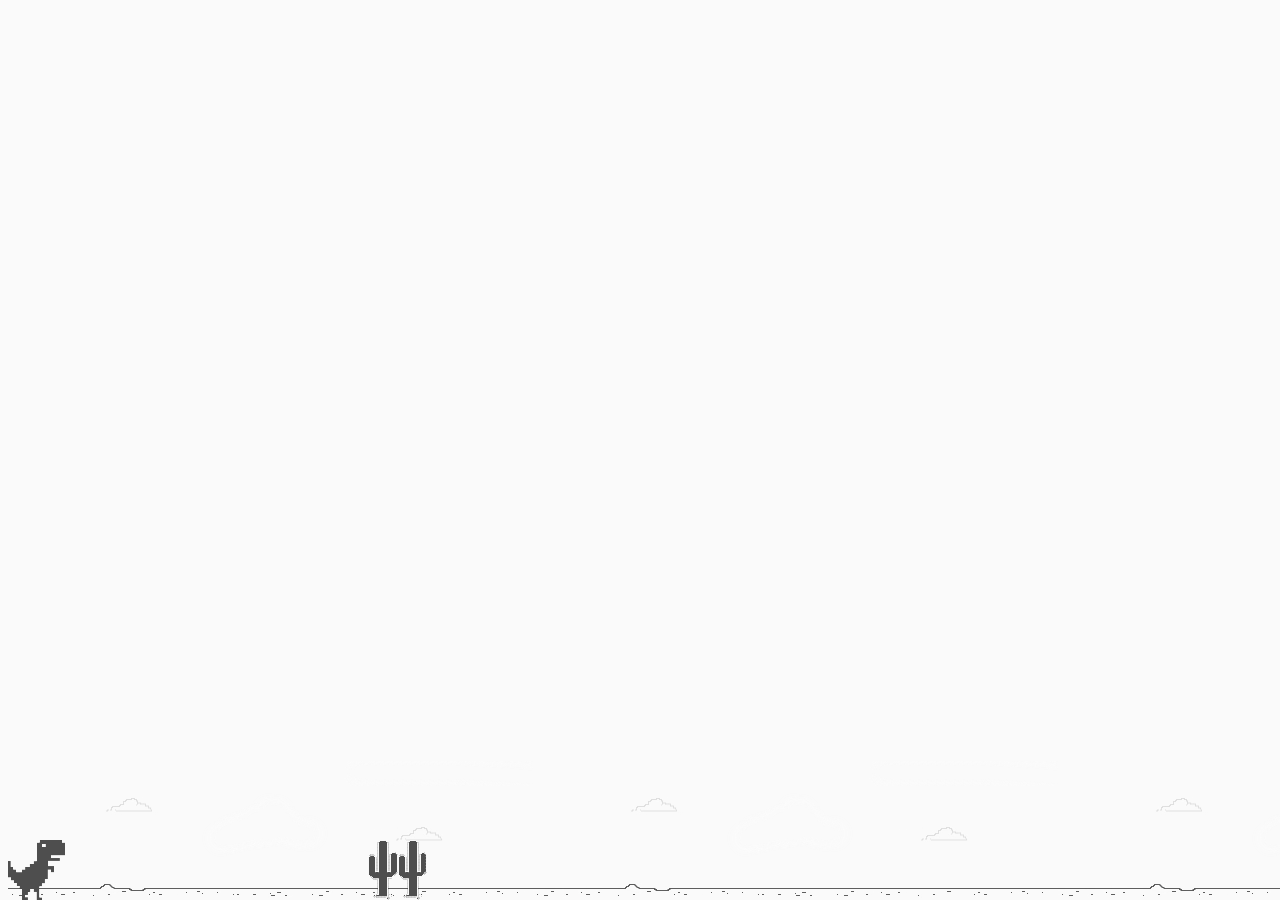
<file: recriando-jogo-dinossauro/dinogame/index.html>
<!DOCTYPE html>
<html lang="en">
<head>
  <meta charset="UTF-8">
  <meta http-equiv="X-UA-Compatible" content="IE=edge">
  <meta name="viewport" content="width=device-width, initial-scale=1.0">
  <title>Dio Dino Game</title>
  <link rel="stylesheet" href="style.css"></link>
  <script src="script.js" charset="UTF-8" defer></script>
</head>
<body>
  <div class="background">
    <div class="dino"></div>
  </div>
</body>
</html>
</file>
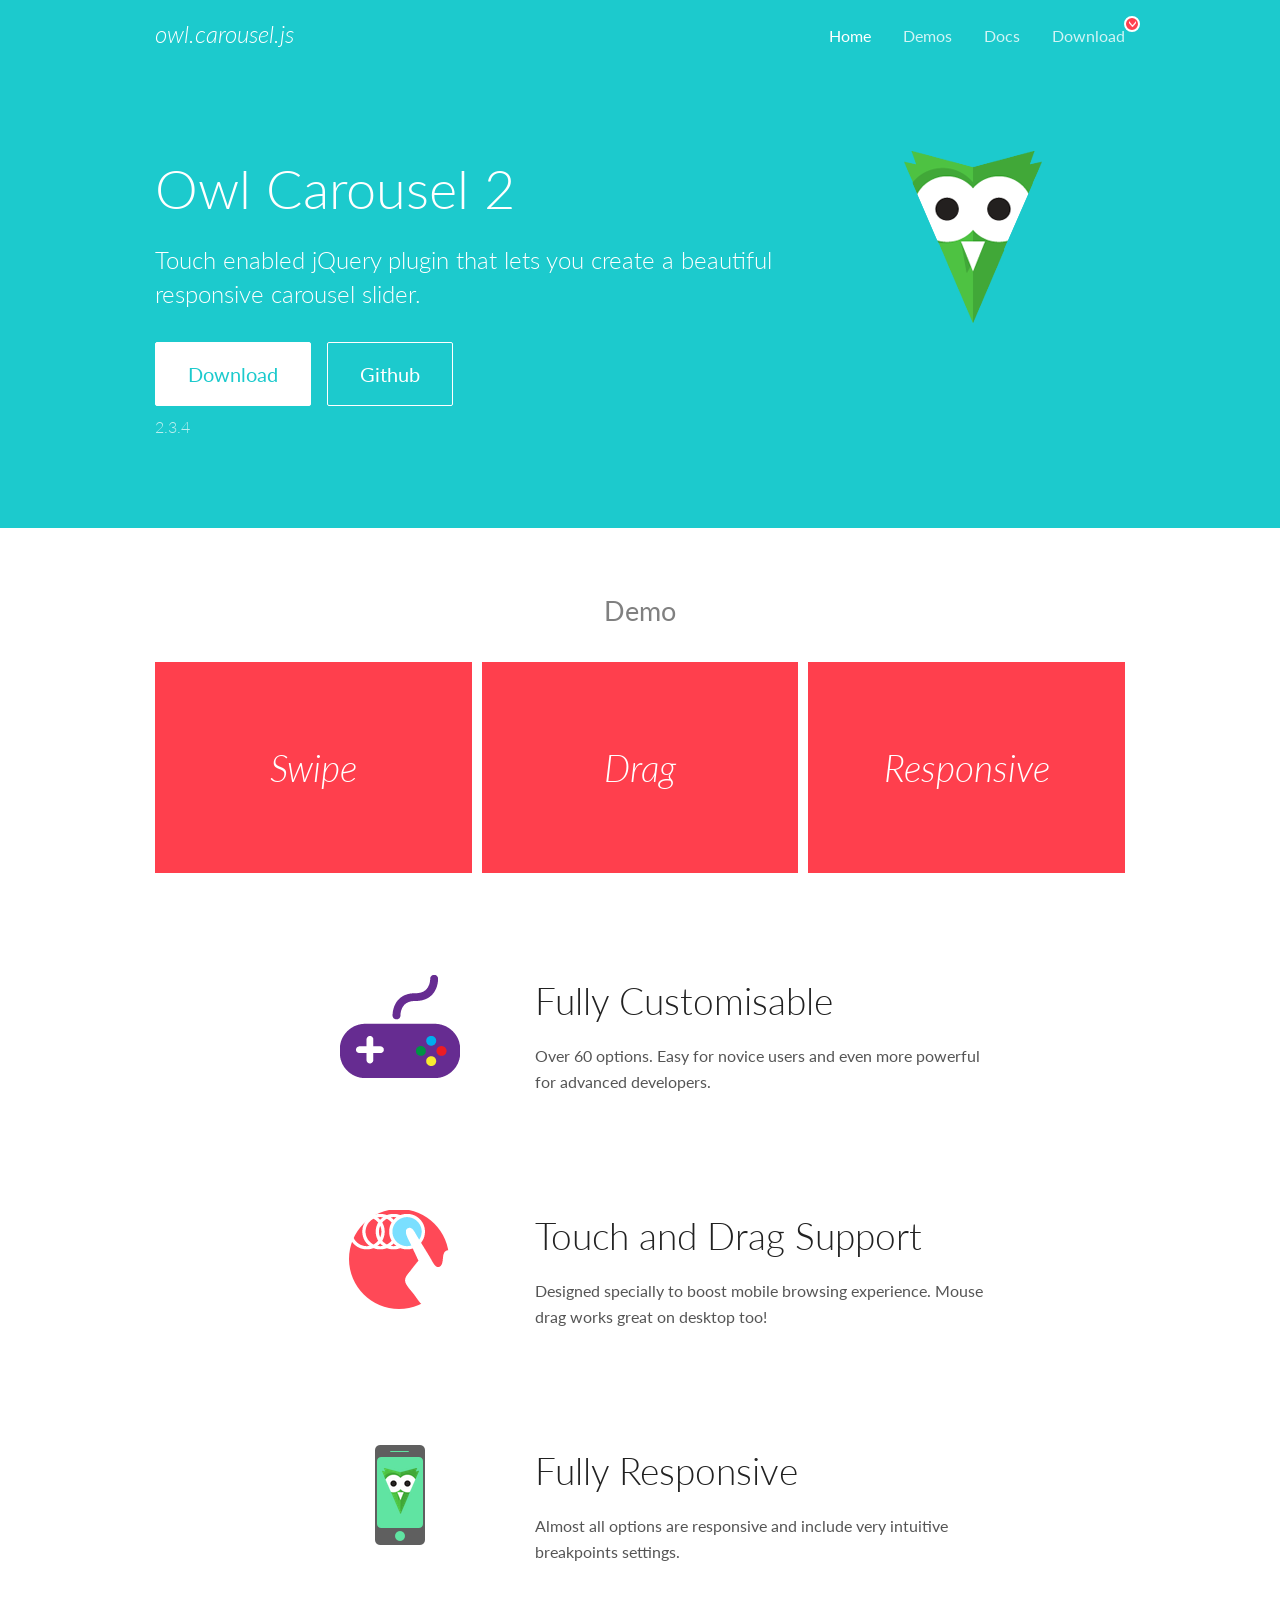
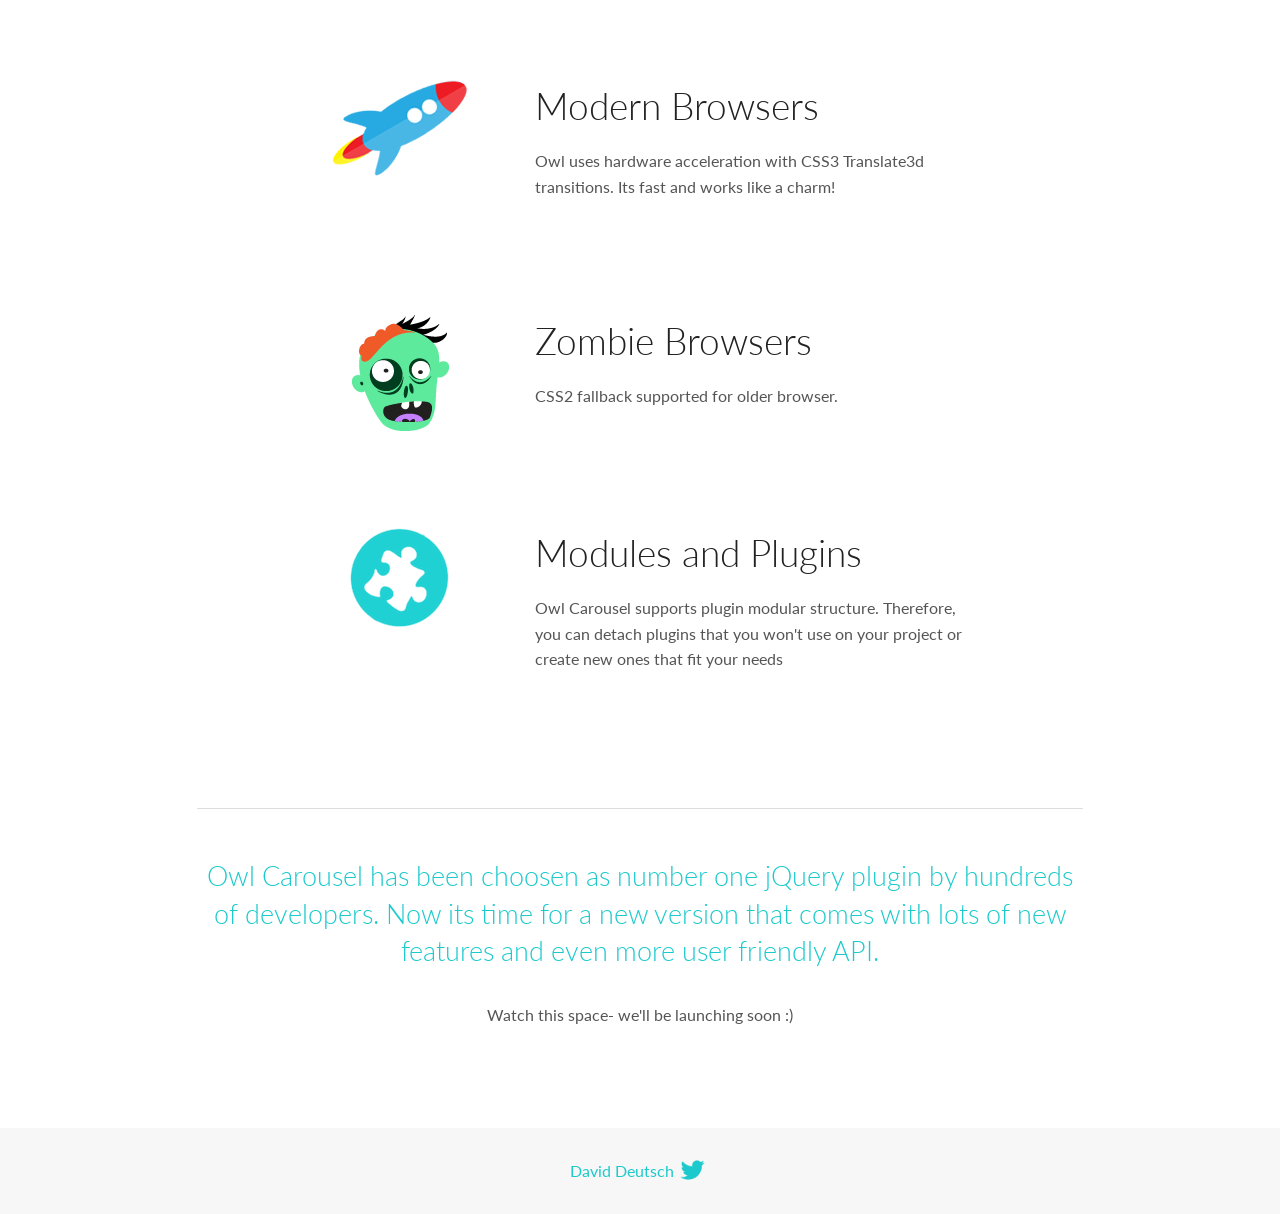
<file: netflix/OwlCarousel2-2.3.4/docs/index.html>
<!DOCTYPE html>
<html lang="en">
  <head>

    <!-- head -->
    <meta charset="utf-8">
    <meta name="msapplication-tap-highlight" content="no" />
    <meta name="viewport" content="width=device-width, initial-scale=1.0" />
    <meta name="description" content="Touch enabled jQuery plugin that lets you create beautiful responsive carousel slider.">
    <meta name="author" content="David Deutsch">
    <title>
      Home | Owl Carousel | 2.3.4
    </title>

    <!-- Stylesheets -->
    <link href='https://fonts.googleapis.com/css?family=Lato:300,400,700,400italic,300italic' rel='stylesheet' type='text/css'>
    <link rel="stylesheet" href="assets/css/docs.theme.min.css">

    <!-- Owl Stylesheets -->
    <link rel="stylesheet" href="assets/owlcarousel/assets/owl.carousel.min.css">
    <link rel="stylesheet" href="assets/owlcarousel/assets/owl.theme.default.min.css">

    <!-- HTML5 shim and Respond.js IE8 support of HTML5 elements and media queries -->

    <!--[if lt IE 9]>
      <script src="https://oss.maxcdn.com/libs/html5shiv/3.7.0/html5shiv.js"></script>
      <script src="https://oss.maxcdn.com/libs/respond.js/1.3.0/respond.min.js"></script>
    <![endif]-->

    <!-- Favicons -->
    <link rel="apple-touch-icon-precomposed" sizes="144x144" href="assets/ico/apple-touch-icon-144-precomposed.png">
    <link rel="shortcut icon" href="assets/ico/favicon.png">
    <link rel="shortcut icon" href="favicon.ico">

    <!-- Yeah i know js should not be in header. Its required for demos.-->

    <!-- javascript -->
    <script src="assets/vendors/jquery.min.js"></script>
    <script src="assets/owlcarousel/owl.carousel.js"></script>
  </head>
  <body>

    <!-- header -->
    <header class="header">
      <div class="row">
        <div class="large-12 columns">
          <div class="brand left">
            <h3>
              <a href="/OwlCarousel2/">owl.carousel.js</a> 
            </h3>
          </div>
          <a id="toggle-nav" class="right">
            <span></span> <span></span> <span></span> 
          </a> 
          <div class="nav-bar">
            <ul class="clearfix">
              <li class="active">
                <a href="/OwlCarousel2/index.html">Home</a> 
              </li>
              <li> <a href="/OwlCarousel2/demos/demos.html">Demos</a>  </li>
              <li> <a href="/OwlCarousel2/docs/started-welcome.html">Docs</a>  </li>
              <li>
                <a href="https://github.com/OwlCarousel2/OwlCarousel2/archive/2.3.4.zip">Download</a> 
                <span class="download"></span> 
              </li>
            </ul>
          </div>
        </div>
      </div>
    </header>

    <!-- home panel -->
    <section id="hero">
      <div class="row">
        <div class="large-8 medium-8 columns">
          <h1>Owl Carousel 2</h1>
          <h4>Touch enabled jQuery plugin that lets you create a beautiful responsive carousel slider.</h4>
          <a href="https://github.com/OwlCarousel2/OwlCarousel2/archive/2.3.4.zip" class="hero-button">Download</a> 
          <a href="https://github.com/OwlCarousel2/OwlCarousel2" class="hero-button outline">Github</a> 
          <p>2.3.4</p>
        </div>
        <div class="large-4 medium-4 columns">
          <img class="owl-logo" src="assets/img/owl-logo.png" alt="mr. Owl">
        </div>
      </div>
    </section>

    <!-- body -->
    <div class="home-demo">
      <div class="row">
        <div class="large-12 columns">
          <h3>Demo</h3>
          <div class="owl-carousel">
            <div class="item">
              <h2>Swipe</h2>
            </div>
            <div class="item">
              <h2>Drag</h2>
            </div>
            <div class="item">
              <h2>Responsive</h2>
            </div>
            <div class="item">
              <h2>CSS3</h2>
            </div>
            <div class="item">
              <h2>Fast</h2>
            </div>
            <div class="item">
              <h2>Easy</h2>
            </div>
            <div class="item">
              <h2>Free</h2>
            </div>
            <div class="item">
              <h2>Upgradable</h2>
            </div>
            <div class="item">
              <h2>Tons of options</h2>
            </div>
            <div class="item">
              <h2>Infinity</h2>
            </div>
            <div class="item">
              <h2>Auto Width</h2>
            </div>
          </div>
        </div>
      </div>
    </div>
    <script>
      var owl = $('.owl-carousel');
      owl.owlCarousel({
        margin: 10,
        loop: true,
        responsive: {
          0: {
            items: 1
          },
          600: {
            items: 2
          },
          1000: {
            items: 3
          }
        }
      })
    </script>

    <!-- features -->
    <div id="features">
      <div class="row">
        <div class="small-12 medium-9 small-centered columns">
          <section class="row feature">
            <div class="medium-4 small-12 columns">
              <img src="assets/img/feature-options.png" alt="">
            </div>
            <div class="medium-8 small-12 columns">
              <h2>Fully Customisable</h2>
              <p>Over 60 options. Easy for novice users and even more powerful for advanced developers.</p>
            </div>
          </section>
          <section class="row feature">
            <div class="medium-4 small-12 columns">
              <img src="assets/img/feature-drag.png" alt="">
            </div>
            <div class="medium-8 small-12 columns">
              <h2>Touch and Drag Support</h2>
              <p>Designed specially to boost mobile browsing experience. Mouse drag works great on desktop too!</p>
            </div>
          </section>
          <section class="row feature">
            <div class="medium-4 small-12 columns">
              <img src="assets/img/feature-responsive.png" alt="">
            </div>
            <div class="medium-8 small-12 columns">
              <h2>Fully Responsive</h2>
              <p>Almost all options are responsive and include very intuitive breakpoints settings.</p>
            </div>
          </section>
          <section class="row feature">
            <div class="medium-4 small-12 columns">
              <img src="assets/img/feature-modern.png" alt="">
            </div>
            <div class="medium-8 small-12 columns">
              <h2>Modern Browsers</h2>
              <p>Owl uses hardware acceleration with CSS3 Translate3d transitions. Its fast and works like a charm! </p>
            </div>
          </section>
          <section class="row feature">
            <div class="medium-4 small-12 columns">
              <img src="assets/img/feature-zombie.png" alt="">
            </div>
            <div class="medium-8 small-12 columns">
              <h2>Zombie Browsers</h2>
              <p>CSS2 fallback supported for older browser.</p>
            </div>
          </section>
          <section class="row feature">
            <div class="medium-4 small-12 columns">
              <img src="assets/img/feature-module.png" alt="">
            </div>
            <div class="medium-8 small-12 columns">
              <h2>Modules and Plugins</h2>
              <p>Owl Carousel supports plugin modular structure. Therefore, you can detach plugins that you won&#x27;t use on your project or create new ones that fit your needs</p>
            </div>
          </section>
        </div>
      </div>
    </div>

    <!-- footer -->
    <section id="teaser-text">
      <div class="row">
        <div class="small-12 medium-11 small-centered columns">
          <hr>
          <h3 id="owl-carousel-has-been-choosen-as-number-one-jquery-plugin-by-hundreds-of-developers-now-its-time-for-a-new-version-that-comes-with-lots-of-new-features-and-even-more-user-friendly-api-">Owl Carousel has been choosen as number one jQuery plugin by hundreds of developers. Now its time for a new version that comes with lots of new features and even more user friendly API.</h3>
          <p>Watch this space- we&#39;ll be launching soon :)</p>
        </div>
      </div>
    </section>

    <!-- footer -->
    <footer class="footer">
      <div class="row">
        <div class="large-12 columns">
          <h5>
            <a href="/OwlCarousel2/docs/support-contact.html">David Deutsch</a> 
            <a id="custom-tweet-button" href="https://twitter.com/share?url=https://github.com/OwlCarousel2/OwlCarousel2&text=Owl Carousel - This is so awesome! " target="_blank"></a> 
          </h5>
        </div>
      </div>
    </footer>

    <!-- vendors -->
    <script src="assets/vendors/highlight.js"></script>
    <script src="assets/js/app.js"></script>
  </body>
</html>
</file>
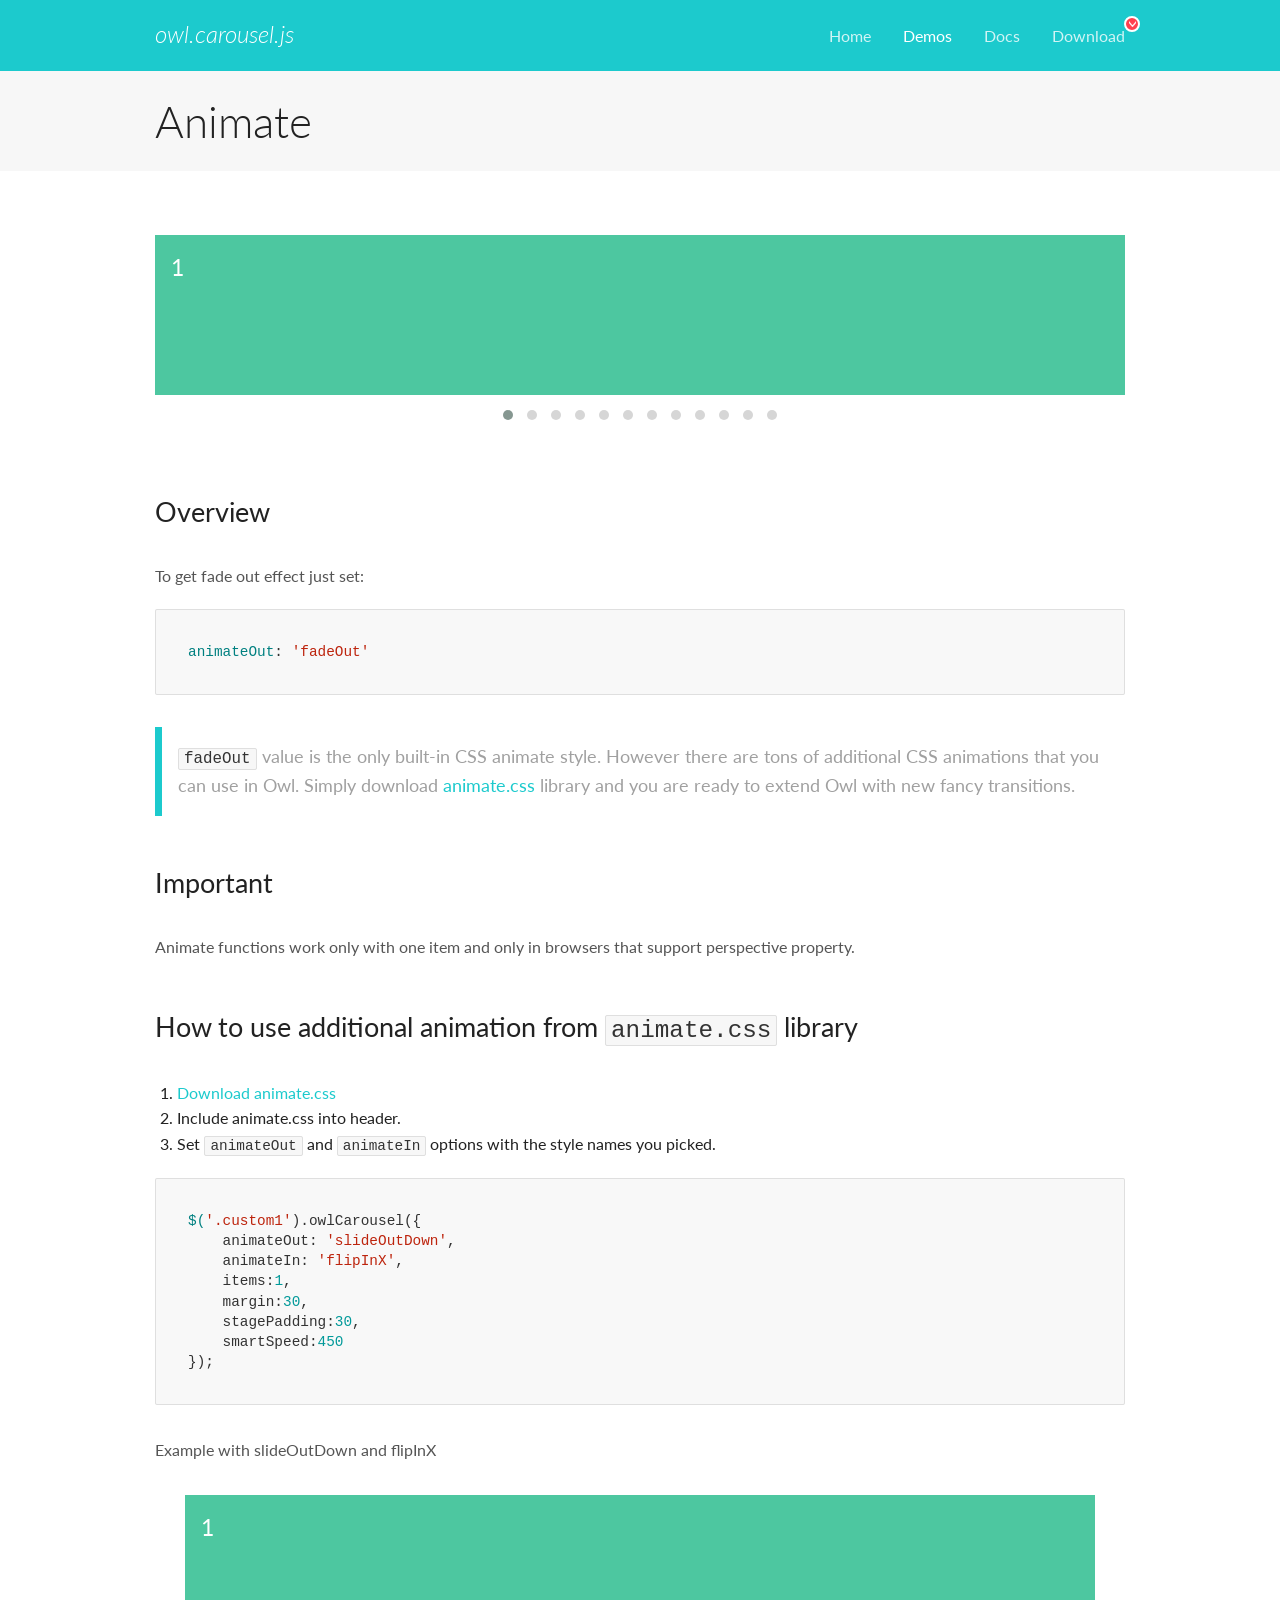
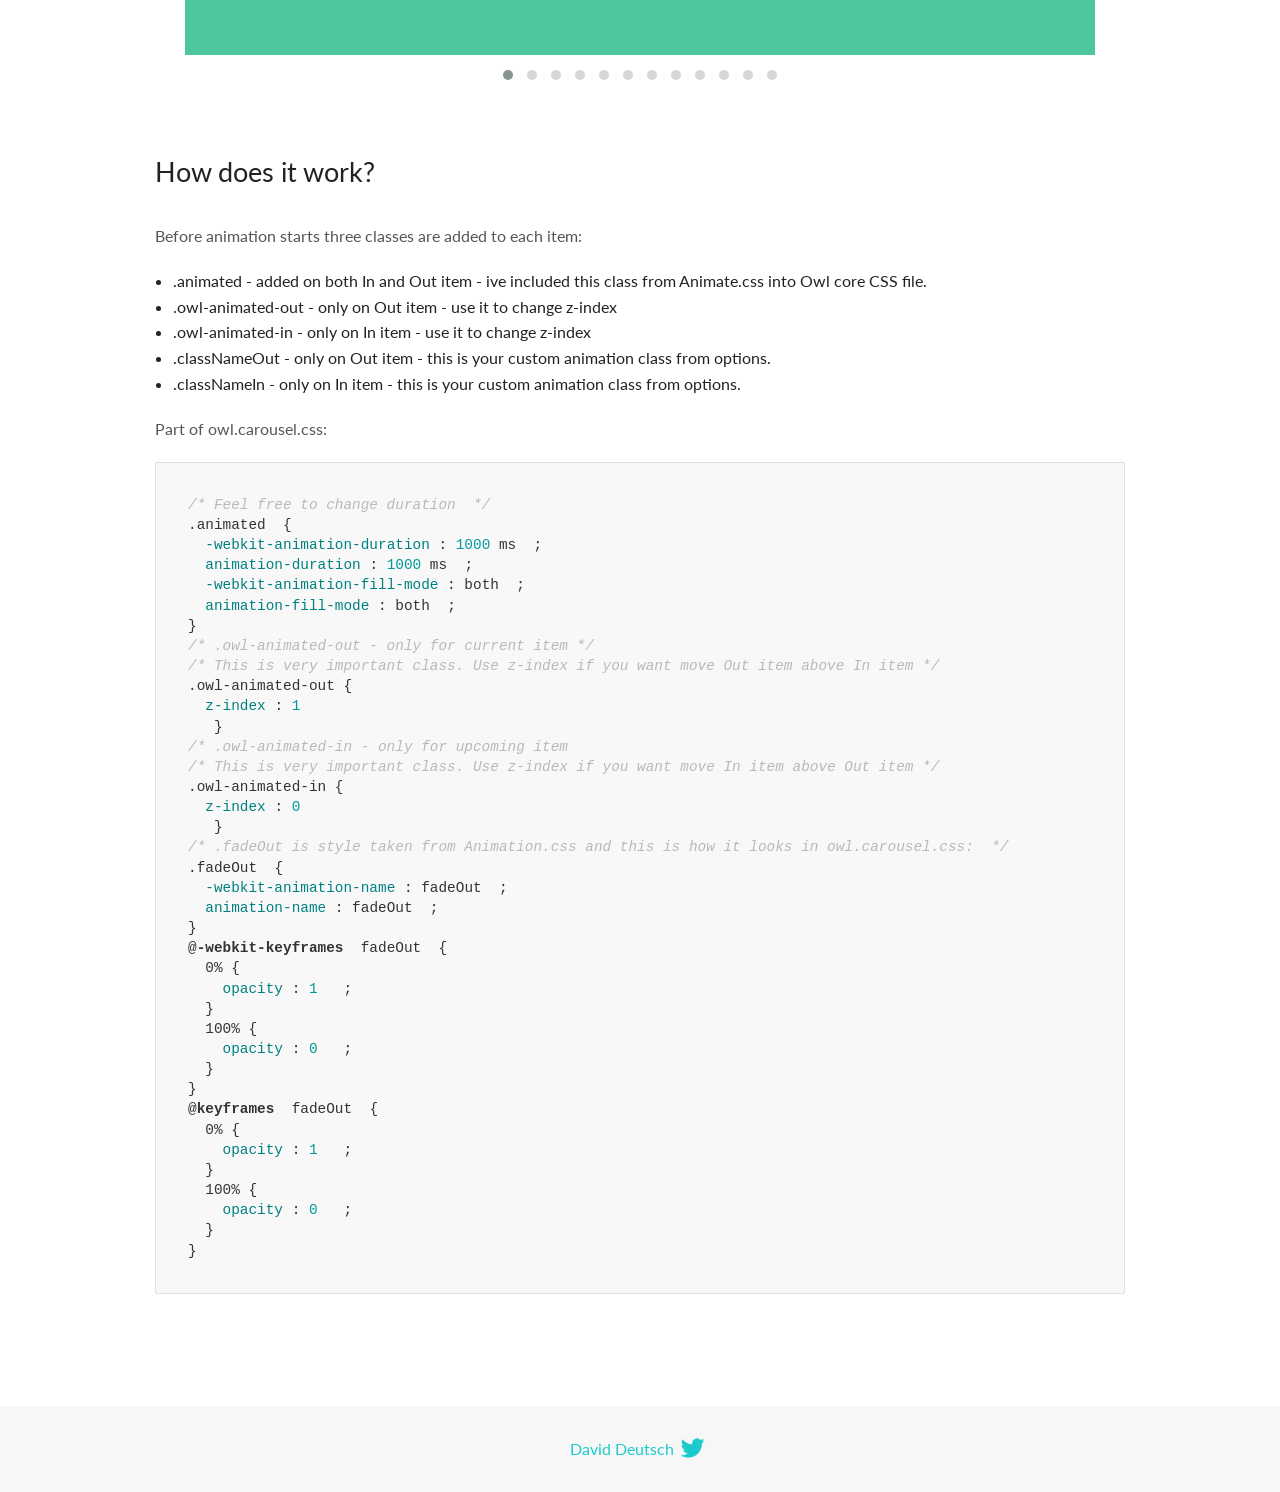
<file: netflix/OwlCarousel2-2.3.4/docs/demos/animate.html>
<!DOCTYPE html>
<html lang="en">
  <head>

    <!-- head -->
    <meta charset="utf-8">
    <meta name="msapplication-tap-highlight" content="no" />
    <meta name="viewport" content="width=device-width, initial-scale=1.0" />
    <meta name="description" content="Animate carousel">
    <meta name="author" content="David Deutsch">
    <title>
      Animate Demo | Owl Carousel | 2.3.4
    </title>

    <!-- Stylesheets -->
    <link href='https://fonts.googleapis.com/css?family=Lato:300,400,700,400italic,300italic' rel='stylesheet' type='text/css'>
    <link rel="stylesheet" href="../assets/css/docs.theme.min.css">

    <!-- Owl Stylesheets -->
    <link rel="stylesheet" href="../assets/owlcarousel/assets/owl.carousel.min.css">
    <link rel="stylesheet" href="../assets/owlcarousel/assets/owl.theme.default.min.css">

    <!-- HTML5 shim and Respond.js IE8 support of HTML5 elements and media queries -->

    <!--[if lt IE 9]>
      <script src="https://oss.maxcdn.com/libs/html5shiv/3.7.0/html5shiv.js"></script>
      <script src="https://oss.maxcdn.com/libs/respond.js/1.3.0/respond.min.js"></script>
    <![endif]-->

    <!-- Favicons -->
    <link rel="apple-touch-icon-precomposed" sizes="144x144" href="../assets/ico/apple-touch-icon-144-precomposed.png">
    <link rel="shortcut icon" href="../assets/ico/favicon.png">
    <link rel="shortcut icon" href="favicon.ico">

    <!-- Yeah i know js should not be in header. Its required for demos.-->

    <!-- javascript -->
    <script src="../assets/vendors/jquery.min.js"></script>
    <script src="../assets/owlcarousel/owl.carousel.js"></script>
  </head>
  <body>

    <!-- header -->
    <header class="header">
      <div class="row">
        <div class="large-12 columns">
          <div class="brand left">
            <h3>
              <a href="/OwlCarousel2/">owl.carousel.js</a> 
            </h3>
          </div>
          <a id="toggle-nav" class="right">
            <span></span> <span></span> <span></span> 
          </a> 
          <div class="nav-bar">
            <ul class="clearfix">
              <li> <a href="/OwlCarousel2/index.html">Home</a>  </li>
              <li class="active">
                <a href="/OwlCarousel2/demos/demos.html">Demos</a> 
              </li>
              <li> <a href="/OwlCarousel2/docs/started-welcome.html">Docs</a>  </li>
              <li>
                <a href="https://github.com/OwlCarousel2/OwlCarousel2/archive/2.3.4.zip">Download</a> 
                <span class="download"></span> 
              </li>
            </ul>
          </div>
        </div>
      </div>
    </header>

    <!-- title -->
    <section class="title">
      <div class="row">
        <div class="large-12 columns">
          <h1>Animate</h1>
        </div>
      </div>
    </section>

    <!--  Demos -->
    <section id="demos">
      <div class="row">
        <div class="large-12 columns">
          <div class="fadeOut owl-carousel owl-theme">
            <div class="item">
              <h4>1</h4>
            </div>
            <div class="item">
              <h4>2</h4>
            </div>
            <div class="item">
              <h4>3</h4>
            </div>
            <div class="item">
              <h4>4</h4>
            </div>
            <div class="item">
              <h4>5</h4>
            </div>
            <div class="item">
              <h4>6</h4>
            </div>
            <div class="item">
              <h4>7</h4>
            </div>
            <div class="item">
              <h4>8</h4>
            </div>
            <div class="item">
              <h4>9</h4>
            </div>
            <div class="item">
              <h4>10</h4>
            </div>
            <div class="item">
              <h4>11</h4>
            </div>
            <div class="item">
              <h4>12</h4>
            </div>
          </div>
          <h3 id="overview">Overview</h3>
          <p>To get fade out effect just set:</p>
          <pre><code>animateOut: &#39;fadeOut&#39;</code></pre>
          <blockquote>
            <p><code>fadeOut</code> value is the only built-in CSS animate style. However there are tons of additional CSS animations that you can use in Owl. Simply download
              <a href="https://daneden.github.io/animate.css/">animate.css</a>  library and you are ready to extend Owl with new fancy transitions.</p>
          </blockquote>
          <h3 id="important">Important</h3>
          <p>Animate functions work only with one item and only in browsers that support perspective property.</p>
          <h3 id="how-to-use-additional-animation-from-animate-css-library">How to use additional animation from <code>animate.css</code> library</h3>
          <ol>
            <li> <a href="https://daneden.github.io/animate.css/">Download animate.css</a>  </li>
            <li>Include animate.css into header.</li>
            <li>Set <code>animateOut</code> and <code>animateIn</code> options with the style names you picked.</li>
          </ol>
          <pre><code>$(&#39;.custom1&#39;).owlCarousel({
    animateOut: &#39;slideOutDown&#39;,
    animateIn: &#39;flipInX&#39;,
    items:1,
    margin:30,
    stagePadding:30,
    smartSpeed:450
});</code></pre>
          <p>Example with slideOutDown and flipInX</p>
          <div class="custom1 owl-carousel owl-theme">
            <div class="item">
              <h4>1</h4>
            </div>
            <div class="item">
              <h4>2</h4>
            </div>
            <div class="item">
              <h4>3</h4>
            </div>
            <div class="item">
              <h4>4</h4>
            </div>
            <div class="item">
              <h4>5</h4>
            </div>
            <div class="item">
              <h4>6</h4>
            </div>
            <div class="item">
              <h4>7</h4>
            </div>
            <div class="item">
              <h4>8</h4>
            </div>
            <div class="item">
              <h4>9</h4>
            </div>
            <div class="item">
              <h4>10</h4>
            </div>
            <div class="item">
              <h4>11</h4>
            </div>
            <div class="item">
              <h4>12</h4>
            </div>
          </div>
          <h3 id="how-does-it-work-">How does it work?</h3>
          <p>Before animation starts three classes are added to each item:</p>
          <ul>
            <li>.animated - added on both In and Out item - ive included this class from Animate.css into Owl core CSS file.</li>
            <li>.owl-animated-out - only on Out item - use it to change z-index</li>
            <li>.owl-animated-in - only on In item - use it to change z-index</li>
            <li>.classNameOut - only on Out item - this is your custom animation class from options.</li>
            <li>.classNameIn - only on In item - this is your custom animation class from options.</li>
          </ul>
          <p>Part of owl.carousel.css:</p>
          <pre><code class="language-css"><span class="comment">/* Feel free to change duration  */</span> 
<span class="class">.animated</span>  <span class="rules">{
  <span class="rule"><span class="attribute">-webkit-animation-duration</span> :<span class="value"> <span class="number">1000</span> ms</span> </span> ;
  <span class="rule"><span class="attribute">animation-duration</span> :<span class="value"> <span class="number">1000</span> ms</span> </span> ;
  <span class="rule"><span class="attribute">-webkit-animation-fill-mode</span> :<span class="value"> both</span> </span> ;
  <span class="rule"><span class="attribute">animation-fill-mode</span> :<span class="value"> both</span> </span> ;
<span class="rule">}</span> </span> 
<span class="comment">/* .owl-animated-out - only for current item */</span> 
<span class="comment">/* This is very important class. Use z-index if you want move Out item above In item */</span> 
<span class="class">.owl-animated-out</span> <span class="rules">{
  <span class="rule"><span class="attribute">z-index</span> :<span class="value"> <span class="number">1</span> 
</span> </span> </span> }
<span class="comment">/* .owl-animated-in - only for upcoming item
/* This is very important class. Use z-index if you want move In item above Out item */</span> 
<span class="class">.owl-animated-in</span> <span class="rules">{
  <span class="rule"><span class="attribute">z-index</span> :<span class="value"> <span class="number">0</span> 
</span> </span> </span> }
<span class="comment">/* .fadeOut is style taken from Animation.css and this is how it looks in owl.carousel.css:  */</span> 
<span class="class">.fadeOut</span>  <span class="rules">{
  <span class="rule"><span class="attribute">-webkit-animation-name</span> :<span class="value"> fadeOut</span> </span> ;
  <span class="rule"><span class="attribute">animation-name</span> :<span class="value"> fadeOut</span> </span> ;
<span class="rule">}</span> </span> 
<span class="at_rule">@<span class="keyword">-webkit-keyframes</span>  fadeOut </span> {
  0% <span class="rules">{
    <span class="rule"><span class="attribute">opacity</span> :<span class="value"> <span class="number">1</span> </span> </span> ;
  <span class="rule">}</span> </span> 
  100% <span class="rules">{
    <span class="rule"><span class="attribute">opacity</span> :<span class="value"> <span class="number">0</span> </span> </span> ;
  <span class="rule">}</span> </span> 
}
<span class="at_rule">@<span class="keyword">keyframes</span>  fadeOut </span> {
  0% <span class="rules">{
    <span class="rule"><span class="attribute">opacity</span> :<span class="value"> <span class="number">1</span> </span> </span> ;
  <span class="rule">}</span> </span> 
  100% <span class="rules">{
    <span class="rule"><span class="attribute">opacity</span> :<span class="value"> <span class="number">0</span> </span> </span> ;
  <span class="rule">}</span> </span> 
}</code></pre>
          <link rel="stylesheet" href="../assets/css/animate.css">
          <script>
            jQuery(document).ready(function($) {
              $('.fadeOut').owlCarousel({
                items: 1,
                animateOut: 'fadeOut',
                loop: true,
                margin: 10,
              });
              $('.custom1').owlCarousel({
                animateOut: 'slideOutDown',
                animateIn: 'flipInX',
                items: 1,
                margin: 30,
                stagePadding: 30,
                smartSpeed: 450
              });
            });
          </script>
        </div>
      </div>
    </section>

    <!-- footer -->
    <footer class="footer">
      <div class="row">
        <div class="large-12 columns">
          <h5>
            <a href="/OwlCarousel2/docs/support-contact.html">David Deutsch</a> 
            <a id="custom-tweet-button" href="https://twitter.com/share?url=https://github.com/OwlCarousel2/OwlCarousel2&text=Owl Carousel - This is so awesome! " target="_blank"></a> 
          </h5>
        </div>
      </div>
    </footer>

    <!-- vendors -->
    <script src="../assets/vendors/highlight.js"></script>
    <script src="../assets/js/app.js"></script>
  </body>
</html>
</file>
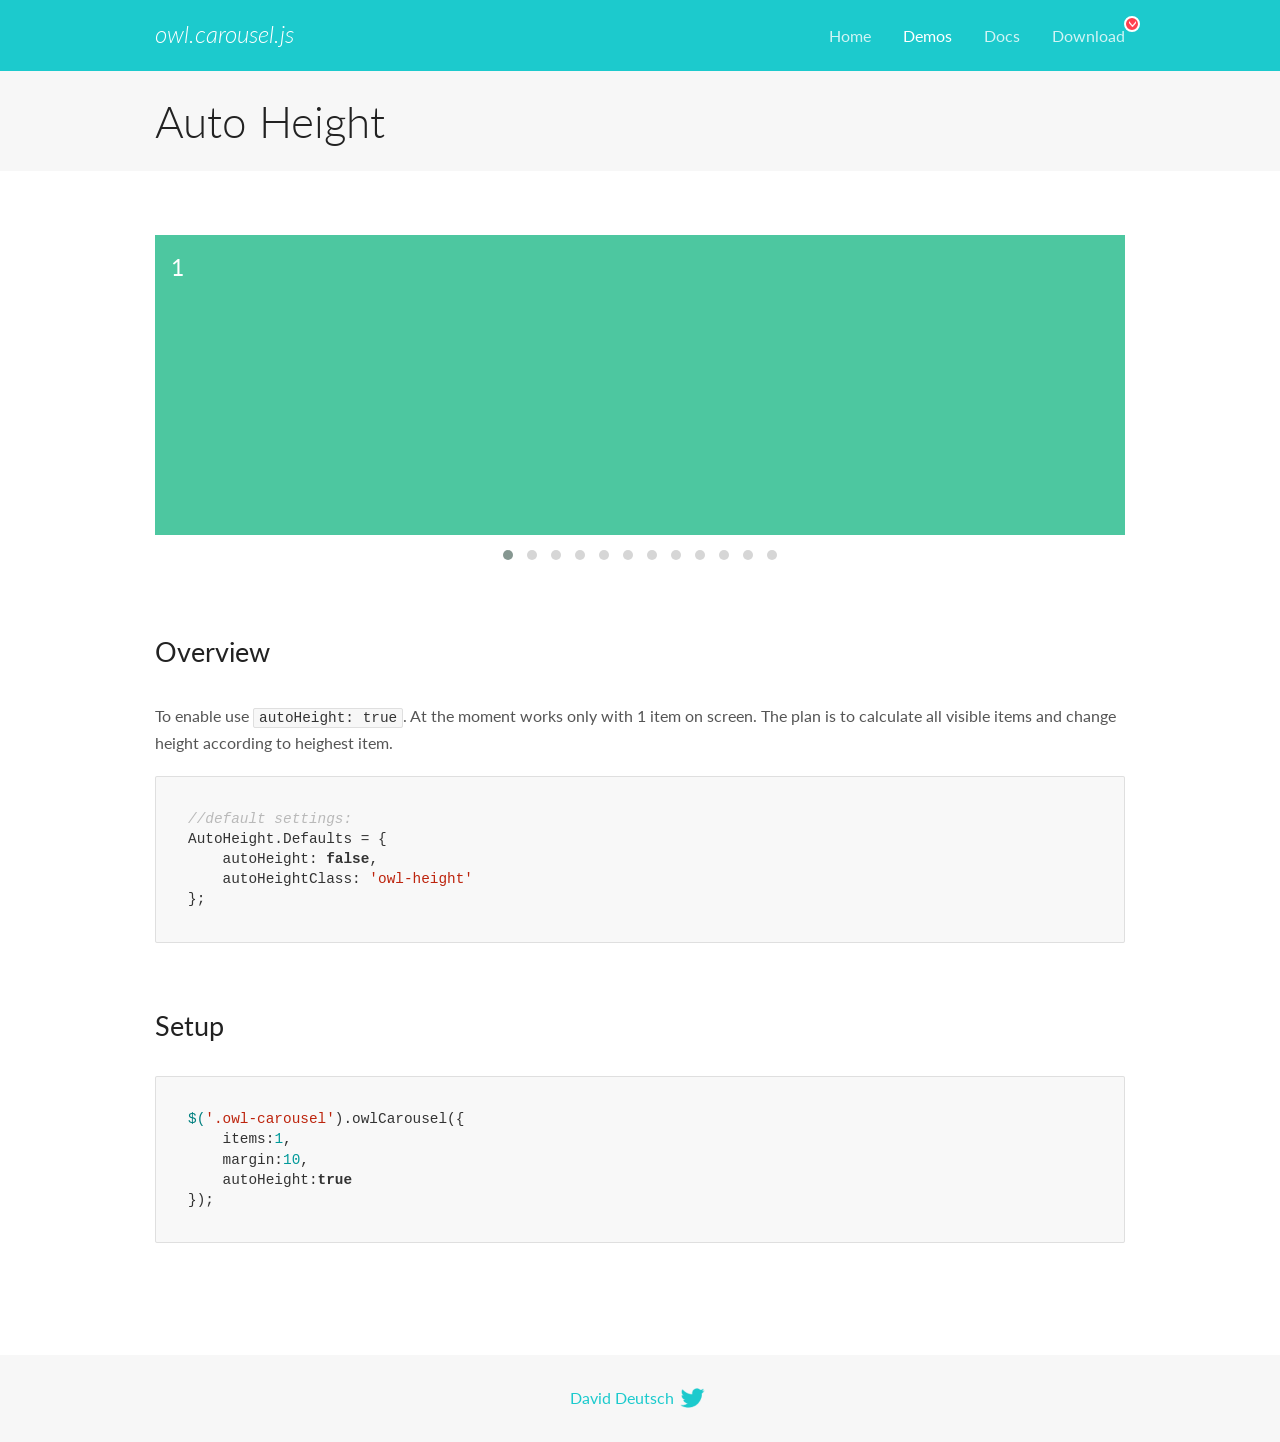
<file: netflix/OwlCarousel2-2.3.4/docs/demos/autoheight.html>
<!DOCTYPE html>
<html lang="en">
  <head>

    <!-- head -->
    <meta charset="utf-8">
    <meta name="msapplication-tap-highlight" content="no" />
    <meta name="viewport" content="width=device-width, initial-scale=1.0" />
    <meta name="description" content="autoHeight usage demo">
    <meta name="author" content="David Deutsch">
    <title>
      Auto Height Demo | Owl Carousel | 2.3.4
    </title>

    <!-- Stylesheets -->
    <link href='https://fonts.googleapis.com/css?family=Lato:300,400,700,400italic,300italic' rel='stylesheet' type='text/css'>
    <link rel="stylesheet" href="../assets/css/docs.theme.min.css">

    <!-- Owl Stylesheets -->
    <link rel="stylesheet" href="../assets/owlcarousel/assets/owl.carousel.min.css">
    <link rel="stylesheet" href="../assets/owlcarousel/assets/owl.theme.default.min.css">

    <!-- HTML5 shim and Respond.js IE8 support of HTML5 elements and media queries -->

    <!--[if lt IE 9]>
      <script src="https://oss.maxcdn.com/libs/html5shiv/3.7.0/html5shiv.js"></script>
      <script src="https://oss.maxcdn.com/libs/respond.js/1.3.0/respond.min.js"></script>
    <![endif]-->

    <!-- Favicons -->
    <link rel="apple-touch-icon-precomposed" sizes="144x144" href="../assets/ico/apple-touch-icon-144-precomposed.png">
    <link rel="shortcut icon" href="../assets/ico/favicon.png">
    <link rel="shortcut icon" href="favicon.ico">

    <!-- Yeah i know js should not be in header. Its required for demos.-->

    <!-- javascript -->
    <script src="../assets/vendors/jquery.min.js"></script>
    <script src="../assets/owlcarousel/owl.carousel.js"></script>
  </head>
  <body>

    <!-- header -->
    <header class="header">
      <div class="row">
        <div class="large-12 columns">
          <div class="brand left">
            <h3>
              <a href="/OwlCarousel2/">owl.carousel.js</a> 
            </h3>
          </div>
          <a id="toggle-nav" class="right">
            <span></span> <span></span> <span></span> 
          </a> 
          <div class="nav-bar">
            <ul class="clearfix">
              <li> <a href="/OwlCarousel2/index.html">Home</a>  </li>
              <li class="active">
                <a href="/OwlCarousel2/demos/demos.html">Demos</a> 
              </li>
              <li> <a href="/OwlCarousel2/docs/started-welcome.html">Docs</a>  </li>
              <li>
                <a href="https://github.com/OwlCarousel2/OwlCarousel2/archive/2.3.4.zip">Download</a> 
                <span class="download"></span> 
              </li>
            </ul>
          </div>
        </div>
      </div>
    </header>

    <!-- title -->
    <section class="title">
      <div class="row">
        <div class="large-12 columns">
          <h1>Auto Height</h1>
        </div>
      </div>
    </section>

    <!--  Demos -->
    <section id="demos">
      <div class="row">
        <div class="large-12 columns">
          <div class="owl-carousel owl-theme">
            <div class="item" style="height:300px">
              <h4>1</h4>
            </div>
            <div class="item" style="height:100px">
              <h4>2</h4>
            </div>
            <div class="item" style="height:500px">
              <h4>3</h4>
            </div>
            <div class="item" style="height:250px">
              <h4>4</h4>
            </div>
            <div class="item" style="height:400px">
              <h4>5</h4>
            </div>
            <div class="item" style="height:500px">
              <h4>6</h4>
            </div>
            <div class="item" style="height:600px">
              <h4>7</h4>
            </div>
            <div class="item" style="height:400px">
              <h4>8</h4>
            </div>
            <div class="item" style="height:300px">
              <h4>9</h4>
            </div>
            <div class="item" style="height:350px">
              <h4>10</h4>
            </div>
            <div class="item" style="height:200px">
              <h4>11</h4>
            </div>
            <div class="item" style="height:150px">
              <h4>12</h4>
            </div>
          </div>
          <h3 id="overview">Overview</h3>
          <p>To enable use <code>autoHeight: true</code>. At the moment works only with 1 item on screen. The plan is to calculate all visible items and change height according to heighest item.</p>
          <pre><code>//default settings:
AutoHeight.Defaults = {
    autoHeight: false,
    autoHeightClass: &#39;owl-height&#39;
};</code></pre>
          <h3 id="setup">Setup</h3>
          <pre><code>$(&#39;.owl-carousel&#39;).owlCarousel({
    items:1,
    margin:10,
    autoHeight:true
});</code></pre>
          <script>
            $(document).ready(function() {
              $('.owl-carousel').owlCarousel({
                items: 1,
                margin: 10,
                autoHeight: true
              });
            })
          </script>
        </div>
      </div>
    </section>

    <!-- footer -->
    <footer class="footer">
      <div class="row">
        <div class="large-12 columns">
          <h5>
            <a href="/OwlCarousel2/docs/support-contact.html">David Deutsch</a> 
            <a id="custom-tweet-button" href="https://twitter.com/share?url=https://github.com/OwlCarousel2/OwlCarousel2&text=Owl Carousel - This is so awesome! " target="_blank"></a> 
          </h5>
        </div>
      </div>
    </footer>

    <!-- vendors -->
    <script src="../assets/vendors/highlight.js"></script>
    <script src="../assets/js/app.js"></script>
  </body>
</html>
</file>
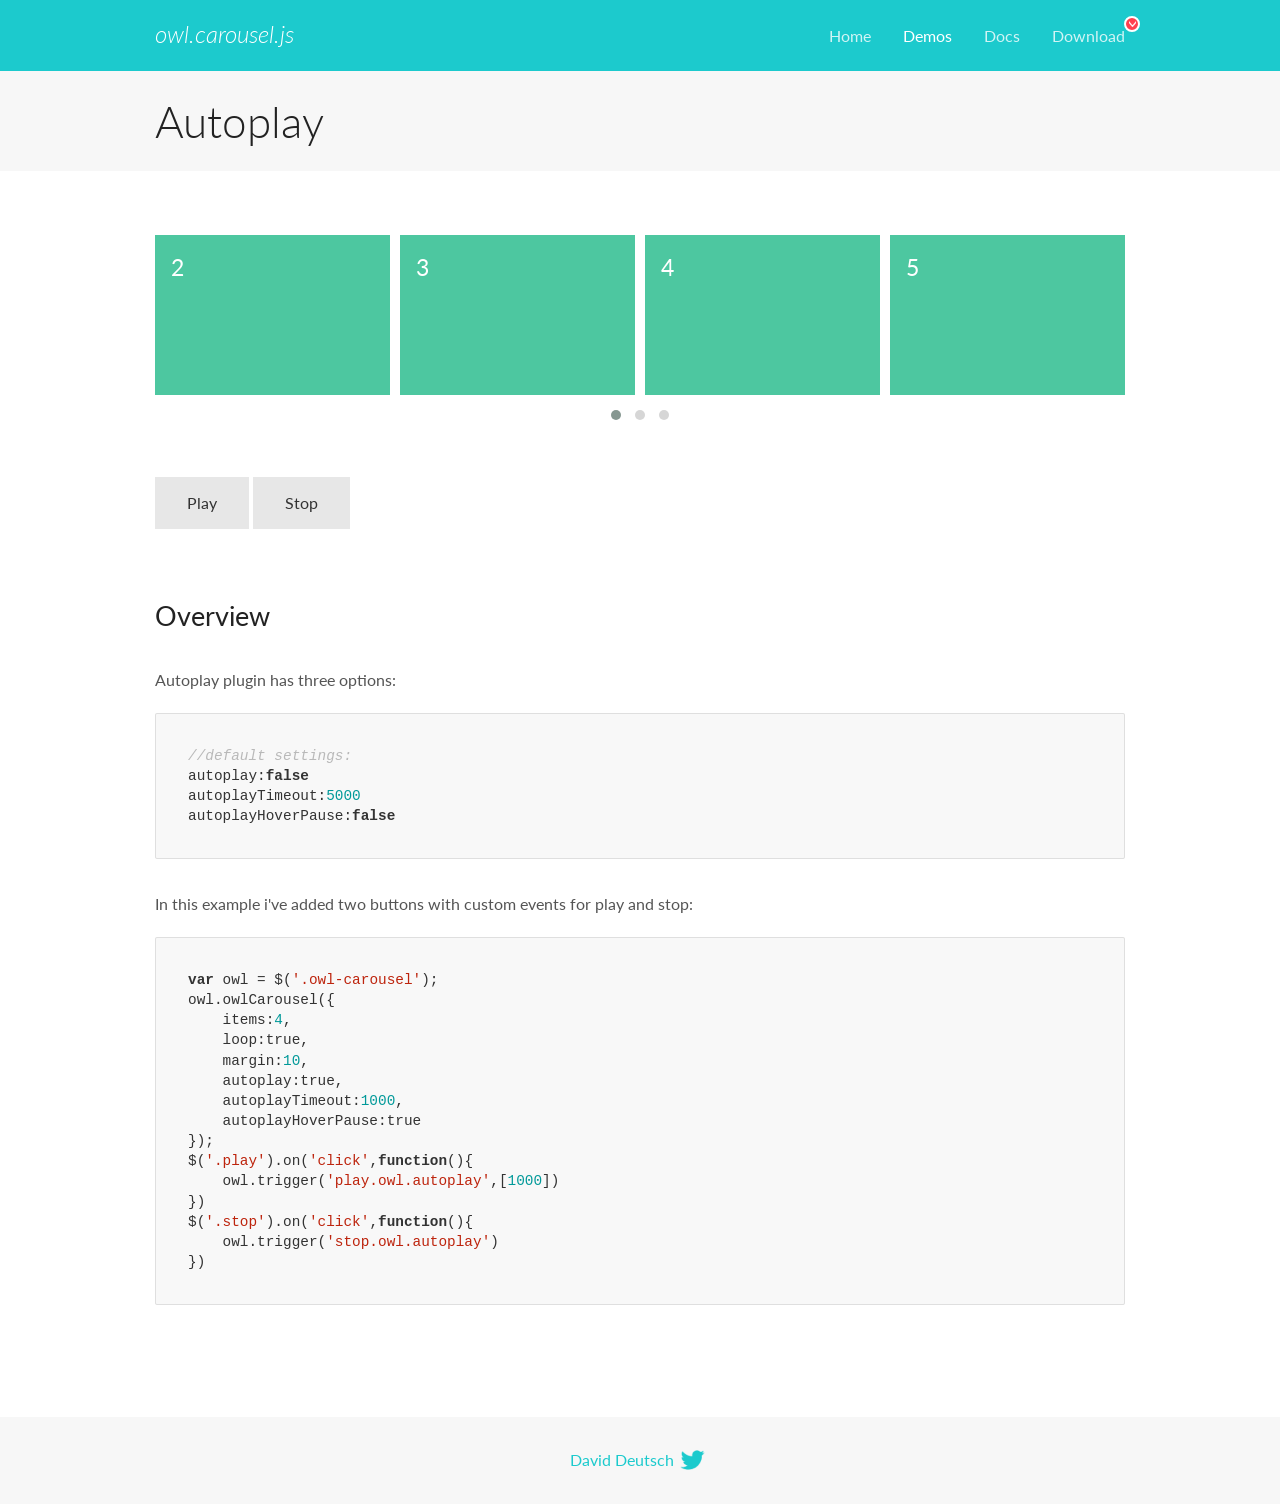
<file: netflix/OwlCarousel2-2.3.4/docs/demos/autoplay.html>
<!DOCTYPE html>
<html lang="en">
  <head>

    <!-- head -->
    <meta charset="utf-8">
    <meta name="msapplication-tap-highlight" content="no" />
    <meta name="viewport" content="width=device-width, initial-scale=1.0" />
    <meta name="description" content="Autoplay usage demo">
    <meta name="author" content="David Deutsch">
    <title>
      Autoplay Demo | Owl Carousel | 2.3.4
    </title>

    <!-- Stylesheets -->
    <link href='https://fonts.googleapis.com/css?family=Lato:300,400,700,400italic,300italic' rel='stylesheet' type='text/css'>
    <link rel="stylesheet" href="../assets/css/docs.theme.min.css">

    <!-- Owl Stylesheets -->
    <link rel="stylesheet" href="../assets/owlcarousel/assets/owl.carousel.min.css">
    <link rel="stylesheet" href="../assets/owlcarousel/assets/owl.theme.default.min.css">

    <!-- HTML5 shim and Respond.js IE8 support of HTML5 elements and media queries -->

    <!--[if lt IE 9]>
      <script src="https://oss.maxcdn.com/libs/html5shiv/3.7.0/html5shiv.js"></script>
      <script src="https://oss.maxcdn.com/libs/respond.js/1.3.0/respond.min.js"></script>
    <![endif]-->

    <!-- Favicons -->
    <link rel="apple-touch-icon-precomposed" sizes="144x144" href="../assets/ico/apple-touch-icon-144-precomposed.png">
    <link rel="shortcut icon" href="../assets/ico/favicon.png">
    <link rel="shortcut icon" href="favicon.ico">

    <!-- Yeah i know js should not be in header. Its required for demos.-->

    <!-- javascript -->
    <script src="../assets/vendors/jquery.min.js"></script>
    <script src="../assets/owlcarousel/owl.carousel.js"></script>
  </head>
  <body>

    <!-- header -->
    <header class="header">
      <div class="row">
        <div class="large-12 columns">
          <div class="brand left">
            <h3>
              <a href="/OwlCarousel2/">owl.carousel.js</a> 
            </h3>
          </div>
          <a id="toggle-nav" class="right">
            <span></span> <span></span> <span></span> 
          </a> 
          <div class="nav-bar">
            <ul class="clearfix">
              <li> <a href="/OwlCarousel2/index.html">Home</a>  </li>
              <li class="active">
                <a href="/OwlCarousel2/demos/demos.html">Demos</a> 
              </li>
              <li> <a href="/OwlCarousel2/docs/started-welcome.html">Docs</a>  </li>
              <li>
                <a href="https://github.com/OwlCarousel2/OwlCarousel2/archive/2.3.4.zip">Download</a> 
                <span class="download"></span> 
              </li>
            </ul>
          </div>
        </div>
      </div>
    </header>

    <!-- title -->
    <section class="title">
      <div class="row">
        <div class="large-12 columns">
          <h1>Autoplay</h1>
        </div>
      </div>
    </section>

    <!--  Demos -->
    <section id="demos">
      <div class="row">
        <div class="large-12 columns">
          <div class="owl-carousel owl-theme">
            <div class="item">
              <h4>1</h4>
            </div>
            <div class="item">
              <h4>2</h4>
            </div>
            <div class="item">
              <h4>3</h4>
            </div>
            <div class="item">
              <h4>4</h4>
            </div>
            <div class="item">
              <h4>5</h4>
            </div>
            <div class="item">
              <h4>6</h4>
            </div>
            <div class="item">
              <h4>7</h4>
            </div>
            <div class="item">
              <h4>8</h4>
            </div>
            <div class="item">
              <h4>9</h4>
            </div>
            <div class="item">
              <h4>10</h4>
            </div>
            <div class="item">
              <h4>11</h4>
            </div>
            <div class="item">
              <h4>12</h4>
            </div>
          </div>
          <a class="button secondary play">Play</a> 
          <a class="button secondary stop">Stop</a> 
          <h3 id="overview">Overview</h3>
          <p>Autoplay plugin has three options:</p>
          <pre><code>//default settings:
autoplay:false
autoplayTimeout:5000
autoplayHoverPause:false</code></pre>
          <p>In this example i&#39;ve added two buttons with custom events for play and stop:</p>
          <pre><code>var owl = $(&#39;.owl-carousel&#39;);
owl.owlCarousel({
    items:4,
    loop:true,
    margin:10,
    autoplay:true,
    autoplayTimeout:1000,
    autoplayHoverPause:true
});
$(&#39;.play&#39;).on(&#39;click&#39;,function(){
    owl.trigger(&#39;play.owl.autoplay&#39;,[1000])
})
$(&#39;.stop&#39;).on(&#39;click&#39;,function(){
    owl.trigger(&#39;stop.owl.autoplay&#39;)
})</code></pre>
          <script>
            $(document).ready(function() {
              var owl = $('.owl-carousel');
              owl.owlCarousel({
                items: 4,
                loop: true,
                margin: 10,
                autoplay: true,
                autoplayTimeout: 1000,
                autoplayHoverPause: true
              });
              $('.play').on('click', function() {
                owl.trigger('play.owl.autoplay', [1000])
              })
              $('.stop').on('click', function() {
                owl.trigger('stop.owl.autoplay')
              })
            })
          </script>
        </div>
      </div>
    </section>

    <!-- footer -->
    <footer class="footer">
      <div class="row">
        <div class="large-12 columns">
          <h5>
            <a href="/OwlCarousel2/docs/support-contact.html">David Deutsch</a> 
            <a id="custom-tweet-button" href="https://twitter.com/share?url=https://github.com/OwlCarousel2/OwlCarousel2&text=Owl Carousel - This is so awesome! " target="_blank"></a> 
          </h5>
        </div>
      </div>
    </footer>

    <!-- vendors -->
    <script src="../assets/vendors/highlight.js"></script>
    <script src="../assets/js/app.js"></script>
  </body>
</html>
</file>
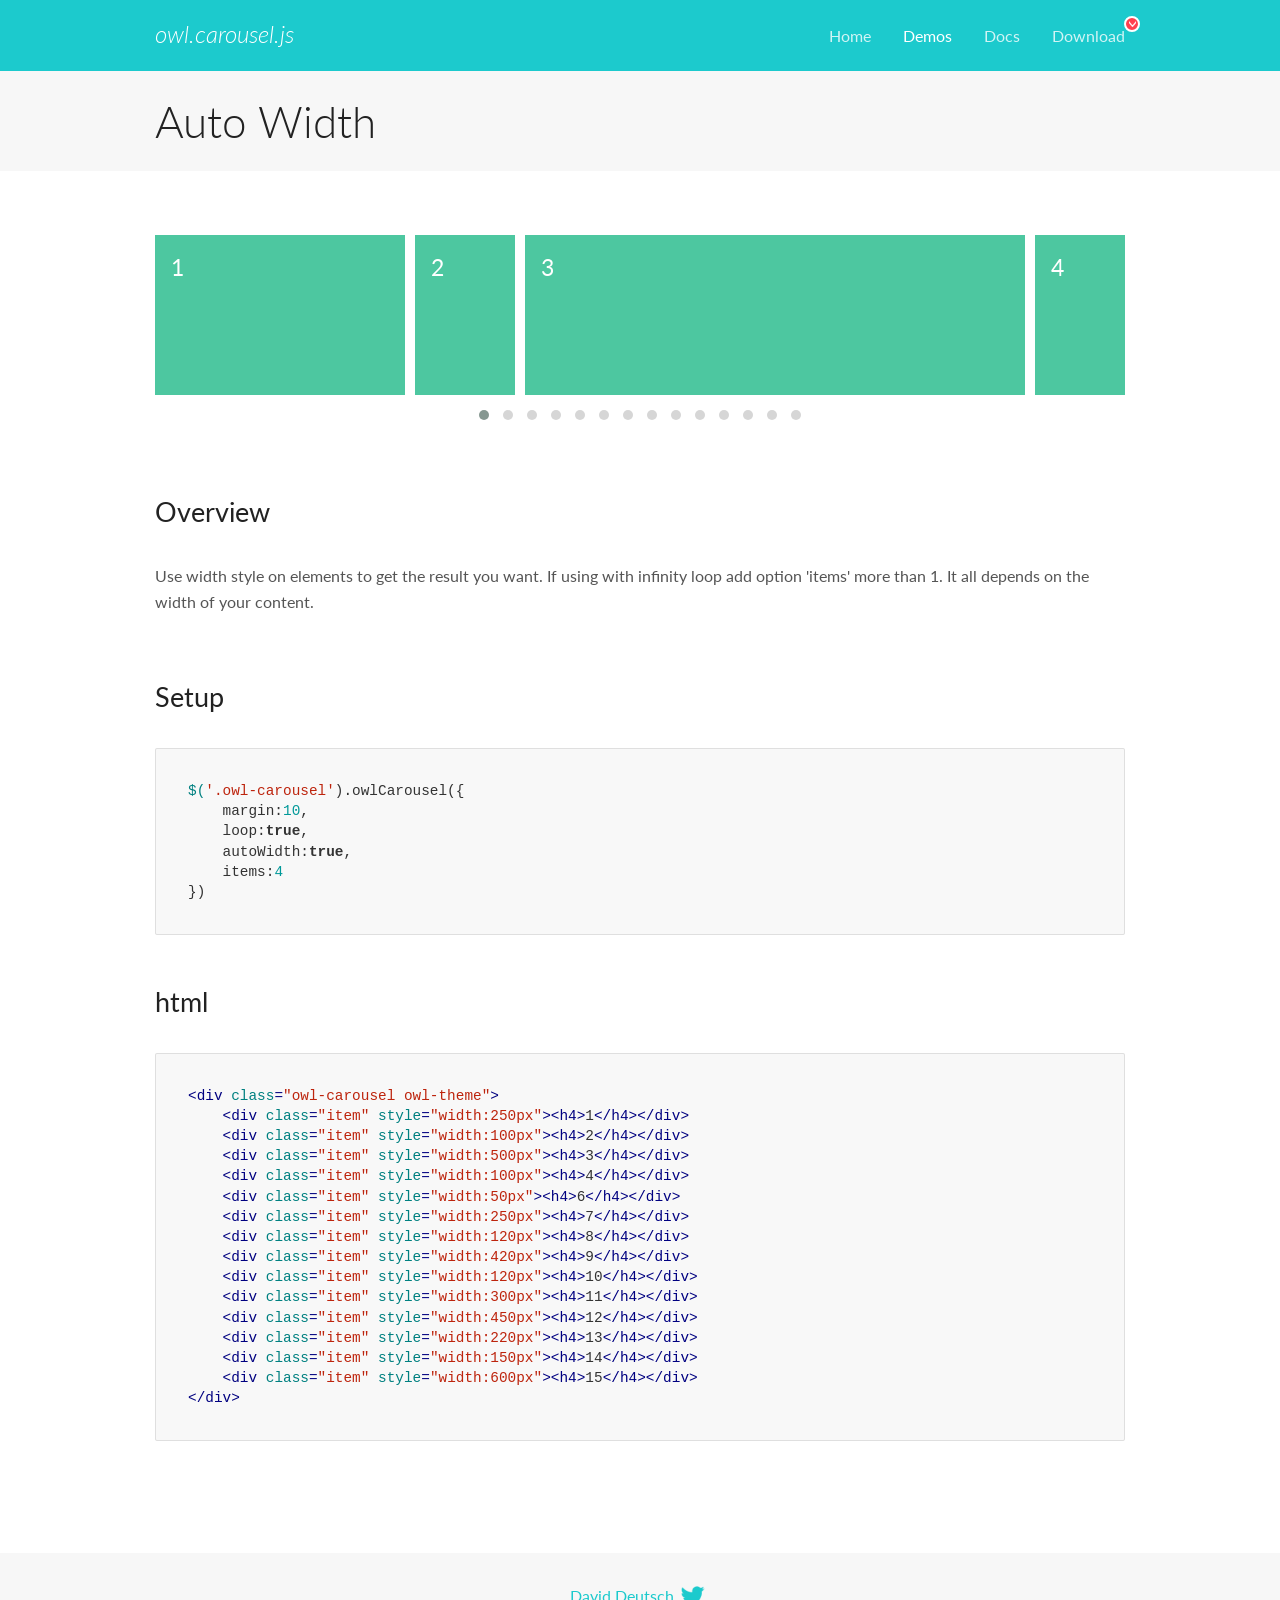
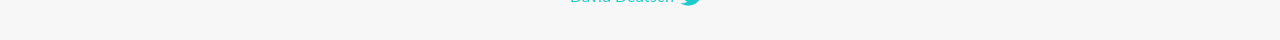
<file: netflix/OwlCarousel2-2.3.4/docs/demos/autowidth.html>
<!DOCTYPE html>
<html lang="en">
  <head>

    <!-- head -->
    <meta charset="utf-8">
    <meta name="msapplication-tap-highlight" content="no" />
    <meta name="viewport" content="width=device-width, initial-scale=1.0" />
    <meta name="description" content="Auto Width">
    <meta name="author" content="David Deutsch">
    <title>
      Auto Width Demo | Owl Carousel | 2.3.4
    </title>

    <!-- Stylesheets -->
    <link href='https://fonts.googleapis.com/css?family=Lato:300,400,700,400italic,300italic' rel='stylesheet' type='text/css'>
    <link rel="stylesheet" href="../assets/css/docs.theme.min.css">

    <!-- Owl Stylesheets -->
    <link rel="stylesheet" href="../assets/owlcarousel/assets/owl.carousel.min.css">
    <link rel="stylesheet" href="../assets/owlcarousel/assets/owl.theme.default.min.css">

    <!-- HTML5 shim and Respond.js IE8 support of HTML5 elements and media queries -->

    <!--[if lt IE 9]>
      <script src="https://oss.maxcdn.com/libs/html5shiv/3.7.0/html5shiv.js"></script>
      <script src="https://oss.maxcdn.com/libs/respond.js/1.3.0/respond.min.js"></script>
    <![endif]-->

    <!-- Favicons -->
    <link rel="apple-touch-icon-precomposed" sizes="144x144" href="../assets/ico/apple-touch-icon-144-precomposed.png">
    <link rel="shortcut icon" href="../assets/ico/favicon.png">
    <link rel="shortcut icon" href="favicon.ico">

    <!-- Yeah i know js should not be in header. Its required for demos.-->

    <!-- javascript -->
    <script src="../assets/vendors/jquery.min.js"></script>
    <script src="../assets/owlcarousel/owl.carousel.js"></script>
  </head>
  <body>

    <!-- header -->
    <header class="header">
      <div class="row">
        <div class="large-12 columns">
          <div class="brand left">
            <h3>
              <a href="/OwlCarousel2/">owl.carousel.js</a> 
            </h3>
          </div>
          <a id="toggle-nav" class="right">
            <span></span> <span></span> <span></span> 
          </a> 
          <div class="nav-bar">
            <ul class="clearfix">
              <li> <a href="/OwlCarousel2/index.html">Home</a>  </li>
              <li class="active">
                <a href="/OwlCarousel2/demos/demos.html">Demos</a> 
              </li>
              <li> <a href="/OwlCarousel2/docs/started-welcome.html">Docs</a>  </li>
              <li>
                <a href="https://github.com/OwlCarousel2/OwlCarousel2/archive/2.3.4.zip">Download</a> 
                <span class="download"></span> 
              </li>
            </ul>
          </div>
        </div>
      </div>
    </header>

    <!-- title -->
    <section class="title">
      <div class="row">
        <div class="large-12 columns">
          <h1>Auto Width</h1>
        </div>
      </div>
    </section>

    <!--  Demos -->
    <section id="demos">
      <div class="row">
        <div class="large-12 columns">
          <div class="owl-carousel owl-theme">
            <div class="item" style="width:250px">
              <h4>1</h4>
            </div>
            <div class="item" style="width:100px">
              <h4>2</h4>
            </div>
            <div class="item" style="width:500px">
              <h4>3</h4>
            </div>
            <div class="item" style="width:100px">
              <h4>4</h4>
            </div>
            <div class="item" style="width:50px">
              <h4>6</h4>
            </div>
            <div class="item" style="width:250px">
              <h4>7</h4>
            </div>
            <div class="item" style="width:120px">
              <h4>8</h4>
            </div>
            <div class="item" style="width:420px">
              <h4>9</h4>
            </div>
            <div class="item" style="width:120px">
              <h4>10</h4>
            </div>
            <div class="item" style="width:300px">
              <h4>11</h4>
            </div>
            <div class="item" style="width:450px">
              <h4>12</h4>
            </div>
            <div class="item" style="width:220px">
              <h4>13</h4>
            </div>
            <div class="item" style="width:150px">
              <h4>14</h4>
            </div>
            <div class="item" style="width:600px">
              <h4>15</h4>
            </div>
          </div>
          <h3 id="overview">Overview</h3>
          <p>Use width style on elements to get the result you want. If using with infinity loop add option &#39;items&#39; more than 1. It all depends on the width of your content.</p>
          <h3 id="setup">Setup</h3>
          <pre><code>$(&#39;.owl-carousel&#39;).owlCarousel({
    margin:10,
    loop:true,
    autoWidth:true,
    items:4
})</code></pre>
          <h3 id="html">html</h3>
          <pre><code>&lt;div class=&quot;owl-carousel owl-theme&quot;&gt;
    &lt;div class=&quot;item&quot; style=&quot;width:250px&quot;&gt;&lt;h4&gt;1&lt;/h4&gt;&lt;/div&gt;
    &lt;div class=&quot;item&quot; style=&quot;width:100px&quot;&gt;&lt;h4&gt;2&lt;/h4&gt;&lt;/div&gt;
    &lt;div class=&quot;item&quot; style=&quot;width:500px&quot;&gt;&lt;h4&gt;3&lt;/h4&gt;&lt;/div&gt;
    &lt;div class=&quot;item&quot; style=&quot;width:100px&quot;&gt;&lt;h4&gt;4&lt;/h4&gt;&lt;/div&gt;
    &lt;div class=&quot;item&quot; style=&quot;width:50px&quot;&gt;&lt;h4&gt;6&lt;/h4&gt;&lt;/div&gt;
    &lt;div class=&quot;item&quot; style=&quot;width:250px&quot;&gt;&lt;h4&gt;7&lt;/h4&gt;&lt;/div&gt;
    &lt;div class=&quot;item&quot; style=&quot;width:120px&quot;&gt;&lt;h4&gt;8&lt;/h4&gt;&lt;/div&gt;
    &lt;div class=&quot;item&quot; style=&quot;width:420px&quot;&gt;&lt;h4&gt;9&lt;/h4&gt;&lt;/div&gt;
    &lt;div class=&quot;item&quot; style=&quot;width:120px&quot;&gt;&lt;h4&gt;10&lt;/h4&gt;&lt;/div&gt;
    &lt;div class=&quot;item&quot; style=&quot;width:300px&quot;&gt;&lt;h4&gt;11&lt;/h4&gt;&lt;/div&gt;
    &lt;div class=&quot;item&quot; style=&quot;width:450px&quot;&gt;&lt;h4&gt;12&lt;/h4&gt;&lt;/div&gt;
    &lt;div class=&quot;item&quot; style=&quot;width:220px&quot;&gt;&lt;h4&gt;13&lt;/h4&gt;&lt;/div&gt;
    &lt;div class=&quot;item&quot; style=&quot;width:150px&quot;&gt;&lt;h4&gt;14&lt;/h4&gt;&lt;/div&gt;
    &lt;div class=&quot;item&quot; style=&quot;width:600px&quot;&gt;&lt;h4&gt;15&lt;/h4&gt;&lt;/div&gt;
&lt;/div&gt;</code></pre>
          <script>
            $(document).ready(function() {
              $('.owl-carousel').owlCarousel({
                margin: 10,
                loop: true,
                autoWidth: true,
                items: 4
              })
            })
          </script>
        </div>
      </div>
    </section>

    <!-- footer -->
    <footer class="footer">
      <div class="row">
        <div class="large-12 columns">
          <h5>
            <a href="/OwlCarousel2/docs/support-contact.html">David Deutsch</a> 
            <a id="custom-tweet-button" href="https://twitter.com/share?url=https://github.com/OwlCarousel2/OwlCarousel2&text=Owl Carousel - This is so awesome! " target="_blank"></a> 
          </h5>
        </div>
      </div>
    </footer>

    <!-- vendors -->
    <script src="../assets/vendors/highlight.js"></script>
    <script src="../assets/js/app.js"></script>
  </body>
</html>
</file>
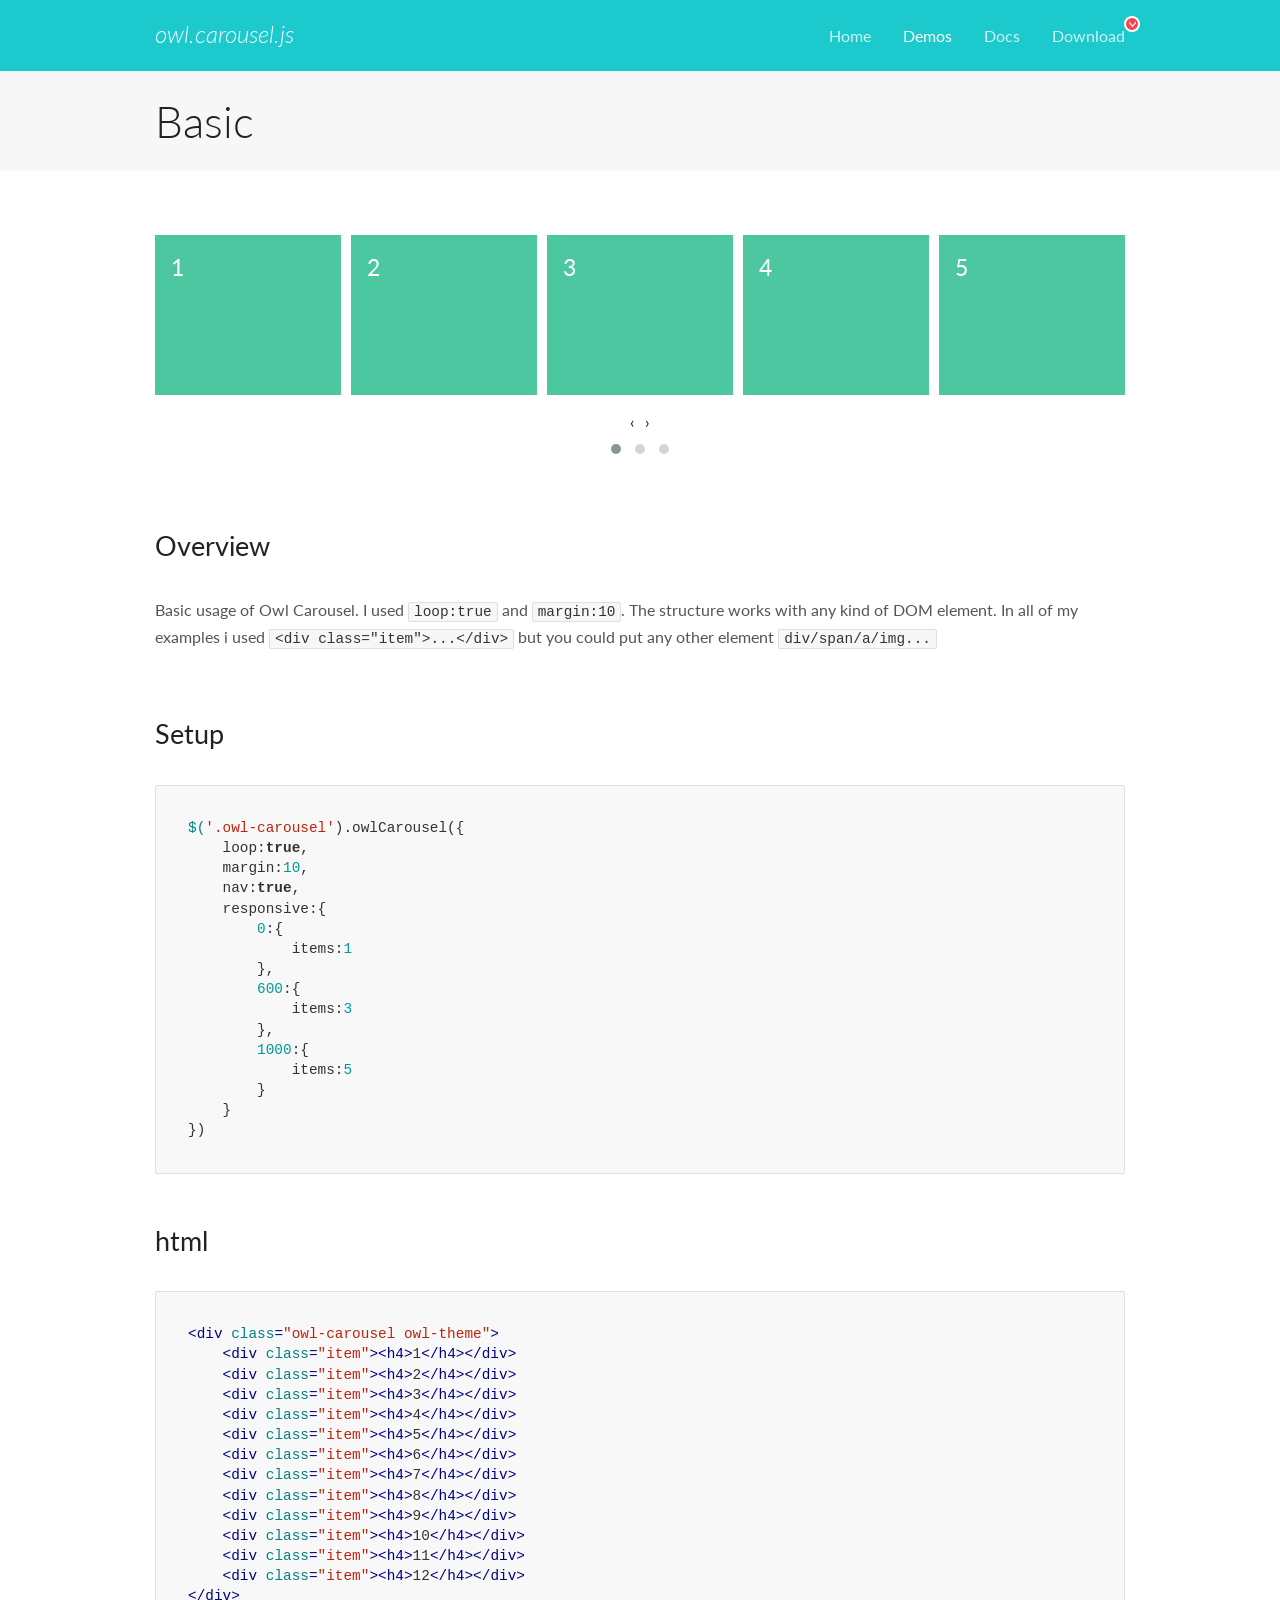
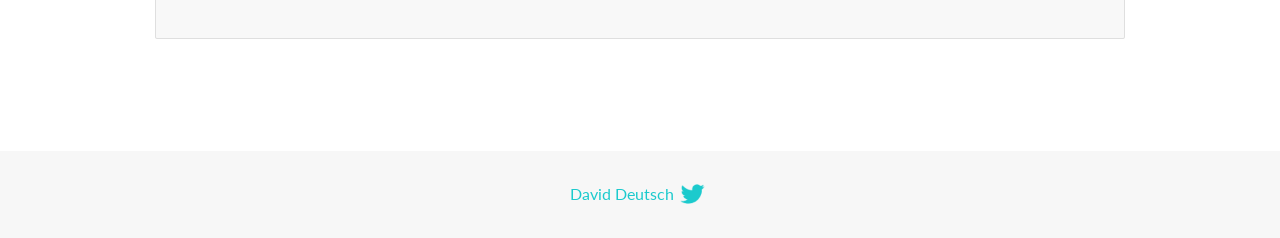
<file: netflix/OwlCarousel2-2.3.4/docs/demos/basic.html>
<!DOCTYPE html>
<html lang="en">
  <head>

    <!-- head -->
    <meta charset="utf-8">
    <meta name="msapplication-tap-highlight" content="no" />
    <meta name="viewport" content="width=device-width, initial-scale=1.0" />
    <meta name="description" content="Basic usage demo">
    <meta name="author" content="David Deutsch">
    <title>
      Basic Demo | Owl Carousel | 2.3.4
    </title>

    <!-- Stylesheets -->
    <link href='https://fonts.googleapis.com/css?family=Lato:300,400,700,400italic,300italic' rel='stylesheet' type='text/css'>
    <link rel="stylesheet" href="../assets/css/docs.theme.min.css">

    <!-- Owl Stylesheets -->
    <link rel="stylesheet" href="../assets/owlcarousel/assets/owl.carousel.min.css">
    <link rel="stylesheet" href="../assets/owlcarousel/assets/owl.theme.default.min.css">

    <!-- HTML5 shim and Respond.js IE8 support of HTML5 elements and media queries -->

    <!--[if lt IE 9]>
      <script src="https://oss.maxcdn.com/libs/html5shiv/3.7.0/html5shiv.js"></script>
      <script src="https://oss.maxcdn.com/libs/respond.js/1.3.0/respond.min.js"></script>
    <![endif]-->

    <!-- Favicons -->
    <link rel="apple-touch-icon-precomposed" sizes="144x144" href="../assets/ico/apple-touch-icon-144-precomposed.png">
    <link rel="shortcut icon" href="../assets/ico/favicon.png">
    <link rel="shortcut icon" href="favicon.ico">

    <!-- Yeah i know js should not be in header. Its required for demos.-->

    <!-- javascript -->
    <script src="../assets/vendors/jquery.min.js"></script>
    <script src="../assets/owlcarousel/owl.carousel.js"></script>
  </head>
  <body>

    <!-- header -->
    <header class="header">
      <div class="row">
        <div class="large-12 columns">
          <div class="brand left">
            <h3>
              <a href="/OwlCarousel2/">owl.carousel.js</a> 
            </h3>
          </div>
          <a id="toggle-nav" class="right">
            <span></span> <span></span> <span></span> 
          </a> 
          <div class="nav-bar">
            <ul class="clearfix">
              <li> <a href="/OwlCarousel2/index.html">Home</a>  </li>
              <li class="active">
                <a href="/OwlCarousel2/demos/demos.html">Demos</a> 
              </li>
              <li> <a href="/OwlCarousel2/docs/started-welcome.html">Docs</a>  </li>
              <li>
                <a href="https://github.com/OwlCarousel2/OwlCarousel2/archive/2.3.4.zip">Download</a> 
                <span class="download"></span> 
              </li>
            </ul>
          </div>
        </div>
      </div>
    </header>

    <!-- title -->
    <section class="title">
      <div class="row">
        <div class="large-12 columns">
          <h1>Basic</h1>
        </div>
      </div>
    </section>

    <!--  Demos -->
    <section id="demos">
      <div class="row">
        <div class="large-12 columns">
          <div class="owl-carousel owl-theme">
            <div class="item">
              <h4>1</h4>
            </div>
            <div class="item">
              <h4>2</h4>
            </div>
            <div class="item">
              <h4>3</h4>
            </div>
            <div class="item">
              <h4>4</h4>
            </div>
            <div class="item">
              <h4>5</h4>
            </div>
            <div class="item">
              <h4>6</h4>
            </div>
            <div class="item">
              <h4>7</h4>
            </div>
            <div class="item">
              <h4>8</h4>
            </div>
            <div class="item">
              <h4>9</h4>
            </div>
            <div class="item">
              <h4>10</h4>
            </div>
            <div class="item">
              <h4>11</h4>
            </div>
            <div class="item">
              <h4>12</h4>
            </div>
          </div>
          <h3 id="overview">Overview</h3>
          <p>Basic usage of Owl Carousel. I used <code>loop:true</code> and <code>margin:10</code>. The structure works with any kind of DOM element. In all of my examples i used <code>&lt;div class=&quot;item&quot;&gt;...&lt;/div&gt;</code> but you could
            put any other element <code>div/span/a/img...</code></p>
          <h3 id="setup">Setup</h3>
          <pre><code>$(&#39;.owl-carousel&#39;).owlCarousel({
    loop:true,
    margin:10,
    nav:true,
    responsive:{
        0:{
            items:1
        },
        600:{
            items:3
        },
        1000:{
            items:5
        }
    }
})</code></pre>
          <h3 id="html">html</h3>
          <pre><code>&lt;div class=&quot;owl-carousel owl-theme&quot;&gt;
    &lt;div class=&quot;item&quot;&gt;&lt;h4&gt;1&lt;/h4&gt;&lt;/div&gt;
    &lt;div class=&quot;item&quot;&gt;&lt;h4&gt;2&lt;/h4&gt;&lt;/div&gt;
    &lt;div class=&quot;item&quot;&gt;&lt;h4&gt;3&lt;/h4&gt;&lt;/div&gt;
    &lt;div class=&quot;item&quot;&gt;&lt;h4&gt;4&lt;/h4&gt;&lt;/div&gt;
    &lt;div class=&quot;item&quot;&gt;&lt;h4&gt;5&lt;/h4&gt;&lt;/div&gt;
    &lt;div class=&quot;item&quot;&gt;&lt;h4&gt;6&lt;/h4&gt;&lt;/div&gt;
    &lt;div class=&quot;item&quot;&gt;&lt;h4&gt;7&lt;/h4&gt;&lt;/div&gt;
    &lt;div class=&quot;item&quot;&gt;&lt;h4&gt;8&lt;/h4&gt;&lt;/div&gt;
    &lt;div class=&quot;item&quot;&gt;&lt;h4&gt;9&lt;/h4&gt;&lt;/div&gt;
    &lt;div class=&quot;item&quot;&gt;&lt;h4&gt;10&lt;/h4&gt;&lt;/div&gt;
    &lt;div class=&quot;item&quot;&gt;&lt;h4&gt;11&lt;/h4&gt;&lt;/div&gt;
    &lt;div class=&quot;item&quot;&gt;&lt;h4&gt;12&lt;/h4&gt;&lt;/div&gt;
&lt;/div&gt;</code></pre>
          <script>
            $(document).ready(function() {
              var owl = $('.owl-carousel');
              owl.owlCarousel({
                margin: 10,
                nav: true,
                loop: true,
                responsive: {
                  0: {
                    items: 1
                  },
                  600: {
                    items: 3
                  },
                  1000: {
                    items: 5
                  }
                }
              })
            })
          </script>
        </div>
      </div>
    </section>

    <!-- footer -->
    <footer class="footer">
      <div class="row">
        <div class="large-12 columns">
          <h5>
            <a href="/OwlCarousel2/docs/support-contact.html">David Deutsch</a> 
            <a id="custom-tweet-button" href="https://twitter.com/share?url=https://github.com/OwlCarousel2/OwlCarousel2&text=Owl Carousel - This is so awesome! " target="_blank"></a> 
          </h5>
        </div>
      </div>
    </footer>

    <!-- vendors -->
    <script src="../assets/vendors/highlight.js"></script>
    <script src="../assets/js/app.js"></script>
  </body>
</html>
</file>
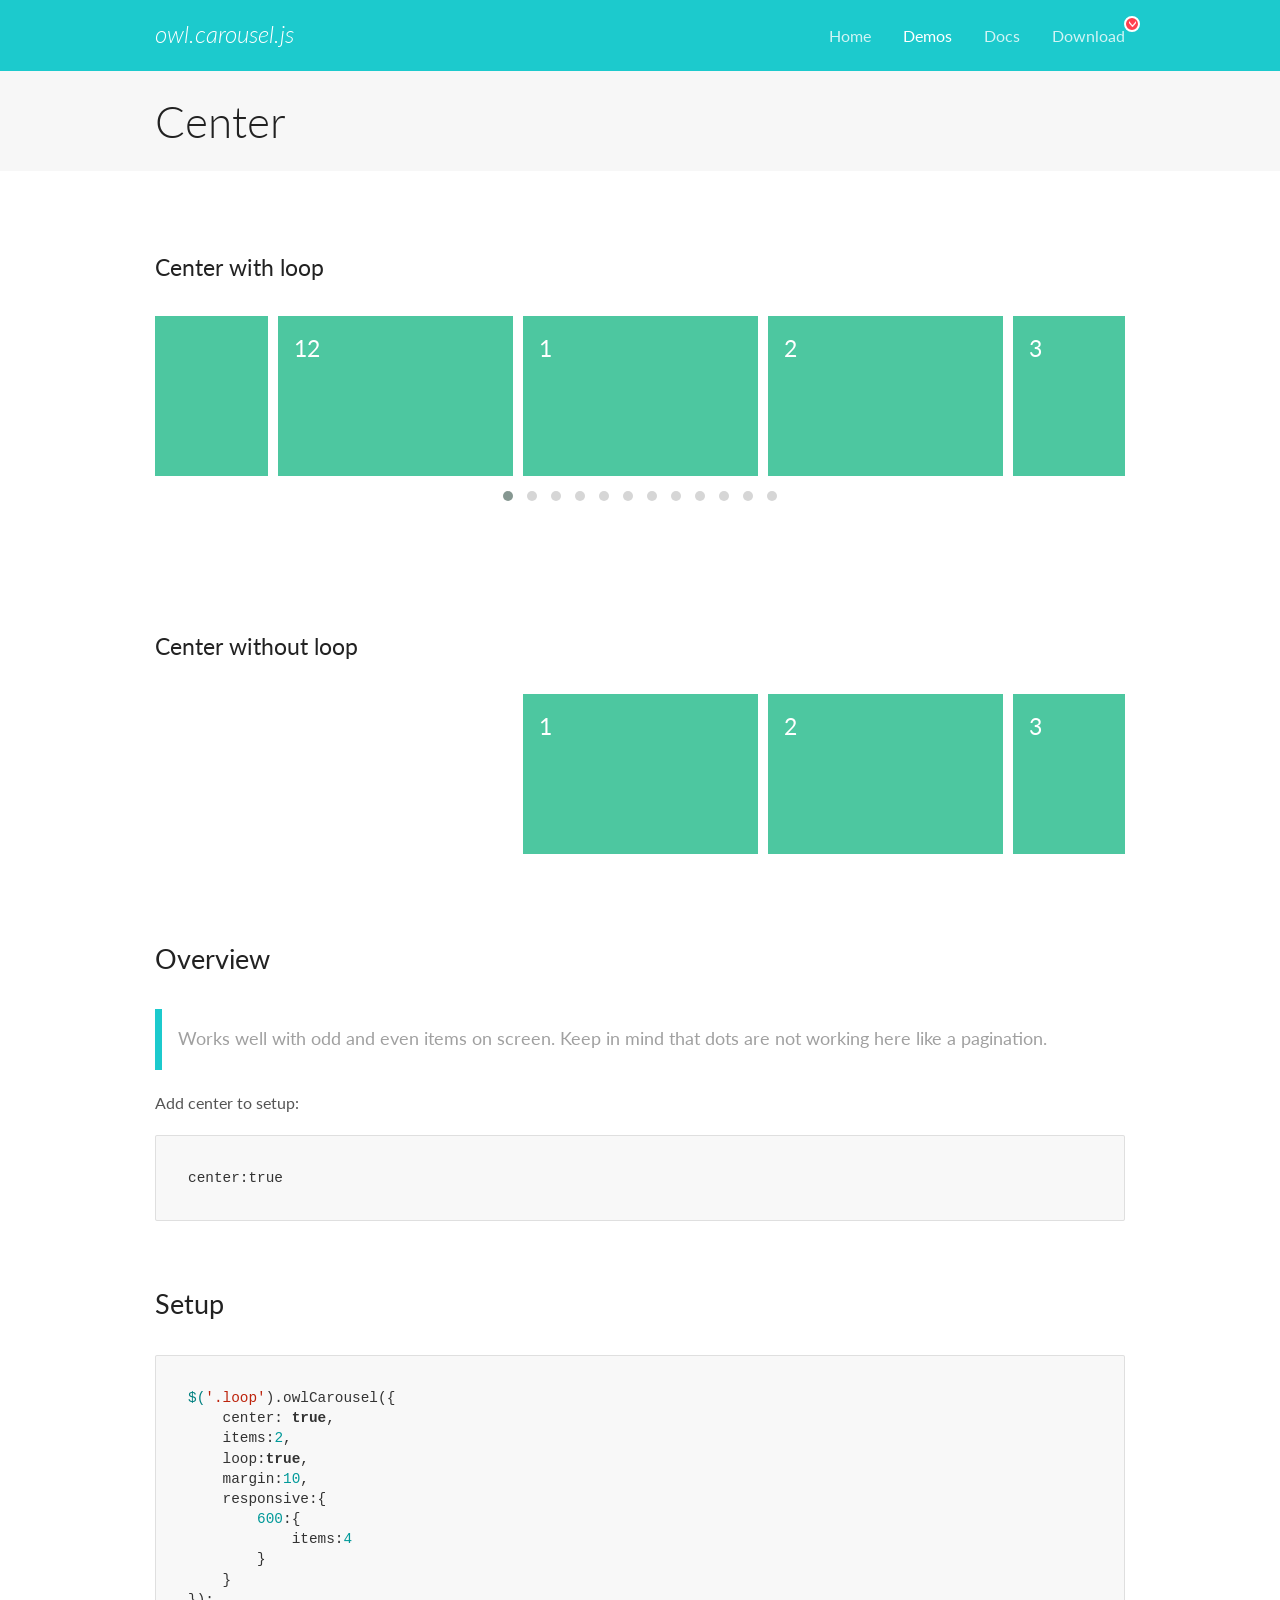
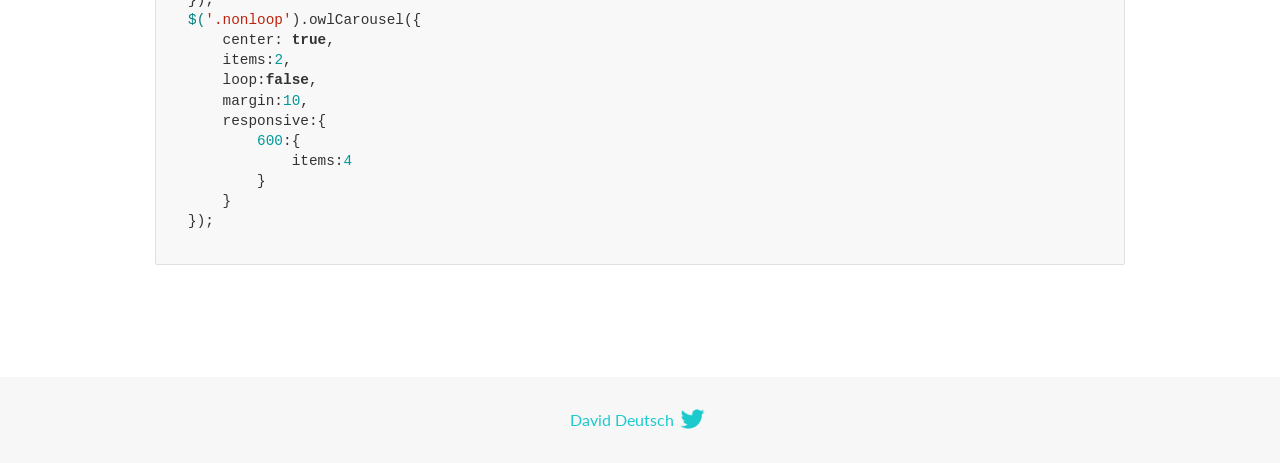
<file: netflix/OwlCarousel2-2.3.4/docs/demos/center.html>
<!DOCTYPE html>
<html lang="en">
  <head>

    <!-- head -->
    <meta charset="utf-8">
    <meta name="msapplication-tap-highlight" content="no" />
    <meta name="viewport" content="width=device-width, initial-scale=1.0" />
    <meta name="description" content="Center carousel">
    <meta name="author" content="David Deutsch">
    <title>
      Center Demo | Owl Carousel | 2.3.4
    </title>

    <!-- Stylesheets -->
    <link href='https://fonts.googleapis.com/css?family=Lato:300,400,700,400italic,300italic' rel='stylesheet' type='text/css'>
    <link rel="stylesheet" href="../assets/css/docs.theme.min.css">

    <!-- Owl Stylesheets -->
    <link rel="stylesheet" href="../assets/owlcarousel/assets/owl.carousel.min.css">
    <link rel="stylesheet" href="../assets/owlcarousel/assets/owl.theme.default.min.css">

    <!-- HTML5 shim and Respond.js IE8 support of HTML5 elements and media queries -->

    <!--[if lt IE 9]>
      <script src="https://oss.maxcdn.com/libs/html5shiv/3.7.0/html5shiv.js"></script>
      <script src="https://oss.maxcdn.com/libs/respond.js/1.3.0/respond.min.js"></script>
    <![endif]-->

    <!-- Favicons -->
    <link rel="apple-touch-icon-precomposed" sizes="144x144" href="../assets/ico/apple-touch-icon-144-precomposed.png">
    <link rel="shortcut icon" href="../assets/ico/favicon.png">
    <link rel="shortcut icon" href="favicon.ico">

    <!-- Yeah i know js should not be in header. Its required for demos.-->

    <!-- javascript -->
    <script src="../assets/vendors/jquery.min.js"></script>
    <script src="../assets/owlcarousel/owl.carousel.js"></script>
  </head>
  <body>

    <!-- header -->
    <header class="header">
      <div class="row">
        <div class="large-12 columns">
          <div class="brand left">
            <h3>
              <a href="/OwlCarousel2/">owl.carousel.js</a> 
            </h3>
          </div>
          <a id="toggle-nav" class="right">
            <span></span> <span></span> <span></span> 
          </a> 
          <div class="nav-bar">
            <ul class="clearfix">
              <li> <a href="/OwlCarousel2/index.html">Home</a>  </li>
              <li class="active">
                <a href="/OwlCarousel2/demos/demos.html">Demos</a> 
              </li>
              <li> <a href="/OwlCarousel2/docs/started-welcome.html">Docs</a>  </li>
              <li>
                <a href="https://github.com/OwlCarousel2/OwlCarousel2/archive/2.3.4.zip">Download</a> 
                <span class="download"></span> 
              </li>
            </ul>
          </div>
        </div>
      </div>
    </header>

    <!-- title -->
    <section class="title">
      <div class="row">
        <div class="large-12 columns">
          <h1>Center</h1>
        </div>
      </div>
    </section>

    <!--  Demos -->
    <section id="demos">
      <div class="row">
        <div class="large-12 columns">
          <h4 id="center-with-loop">Center with loop</h4>
          <div class="loop owl-carousel owl-theme">
            <div class="item">
              <h4>1</h4>
            </div>
            <div class="item">
              <h4>2</h4>
            </div>
            <div class="item">
              <h4>3</h4>
            </div>
            <div class="item">
              <h4>4</h4>
            </div>
            <div class="item">
              <h4>5</h4>
            </div>
            <div class="item">
              <h4>6</h4>
            </div>
            <div class="item">
              <h4>7</h4>
            </div>
            <div class="item">
              <h4>8</h4>
            </div>
            <div class="item">
              <h4>9</h4>
            </div>
            <div class="item">
              <h4>10</h4>
            </div>
            <div class="item">
              <h4>11</h4>
            </div>
            <div class="item">
              <h4>12</h4>
            </div>
          </div>
          <br>
          <h4 id="center-without-loop">Center without loop</h4>
          <div class="nonloop owl-carousel">
            <div class="item">
              <h4>1</h4>
            </div>
            <div class="item">
              <h4>2</h4>
            </div>
            <div class="item">
              <h4>3</h4>
            </div>
            <div class="item">
              <h4>4</h4>
            </div>
            <div class="item">
              <h4>5</h4>
            </div>
            <div class="item">
              <h4>6</h4>
            </div>
            <div class="item">
              <h4>7</h4>
            </div>
            <div class="item">
              <h4>8</h4>
            </div>
            <div class="item">
              <h4>9</h4>
            </div>
            <div class="item">
              <h4>10</h4>
            </div>
            <div class="item">
              <h4>11</h4>
            </div>
            <div class="item">
              <h4>12</h4>
            </div>
          </div>
          <h3 id="overview">Overview</h3>
          <blockquote>
            <p>Works well with odd and even items on screen. Keep in mind that dots are not working here like a pagination.</p>
          </blockquote>
          <p>Add center to setup:</p>
          <pre><code>center:true</code></pre>
          <h3 id="setup">Setup</h3>
          <pre><code>$(&#39;.loop&#39;).owlCarousel({
    center: true,
    items:2,
    loop:true,
    margin:10,
    responsive:{
        600:{
            items:4
        }
    }
});
$(&#39;.nonloop&#39;).owlCarousel({
    center: true,
    items:2,
    loop:false,
    margin:10,
    responsive:{
        600:{
            items:4
        }
    }
});</code></pre>
          <script>
            jQuery(document).ready(function($) {
              $('.loop').owlCarousel({
                center: true,
                items: 2,
                loop: true,
                margin: 10,
                responsive: {
                  600: {
                    items: 4
                  }
                }
              });
              $('.nonloop').owlCarousel({
                center: true,
                items: 2,
                loop: false,
                margin: 10,
                responsive: {
                  600: {
                    items: 4
                  }
                }
              });
            });
          </script>
        </div>
      </div>
    </section>

    <!-- footer -->
    <footer class="footer">
      <div class="row">
        <div class="large-12 columns">
          <h5>
            <a href="/OwlCarousel2/docs/support-contact.html">David Deutsch</a> 
            <a id="custom-tweet-button" href="https://twitter.com/share?url=https://github.com/OwlCarousel2/OwlCarousel2&text=Owl Carousel - This is so awesome! " target="_blank"></a> 
          </h5>
        </div>
      </div>
    </footer>

    <!-- vendors -->
    <script src="../assets/vendors/highlight.js"></script>
    <script src="../assets/js/app.js"></script>
  </body>
</html>
</file>
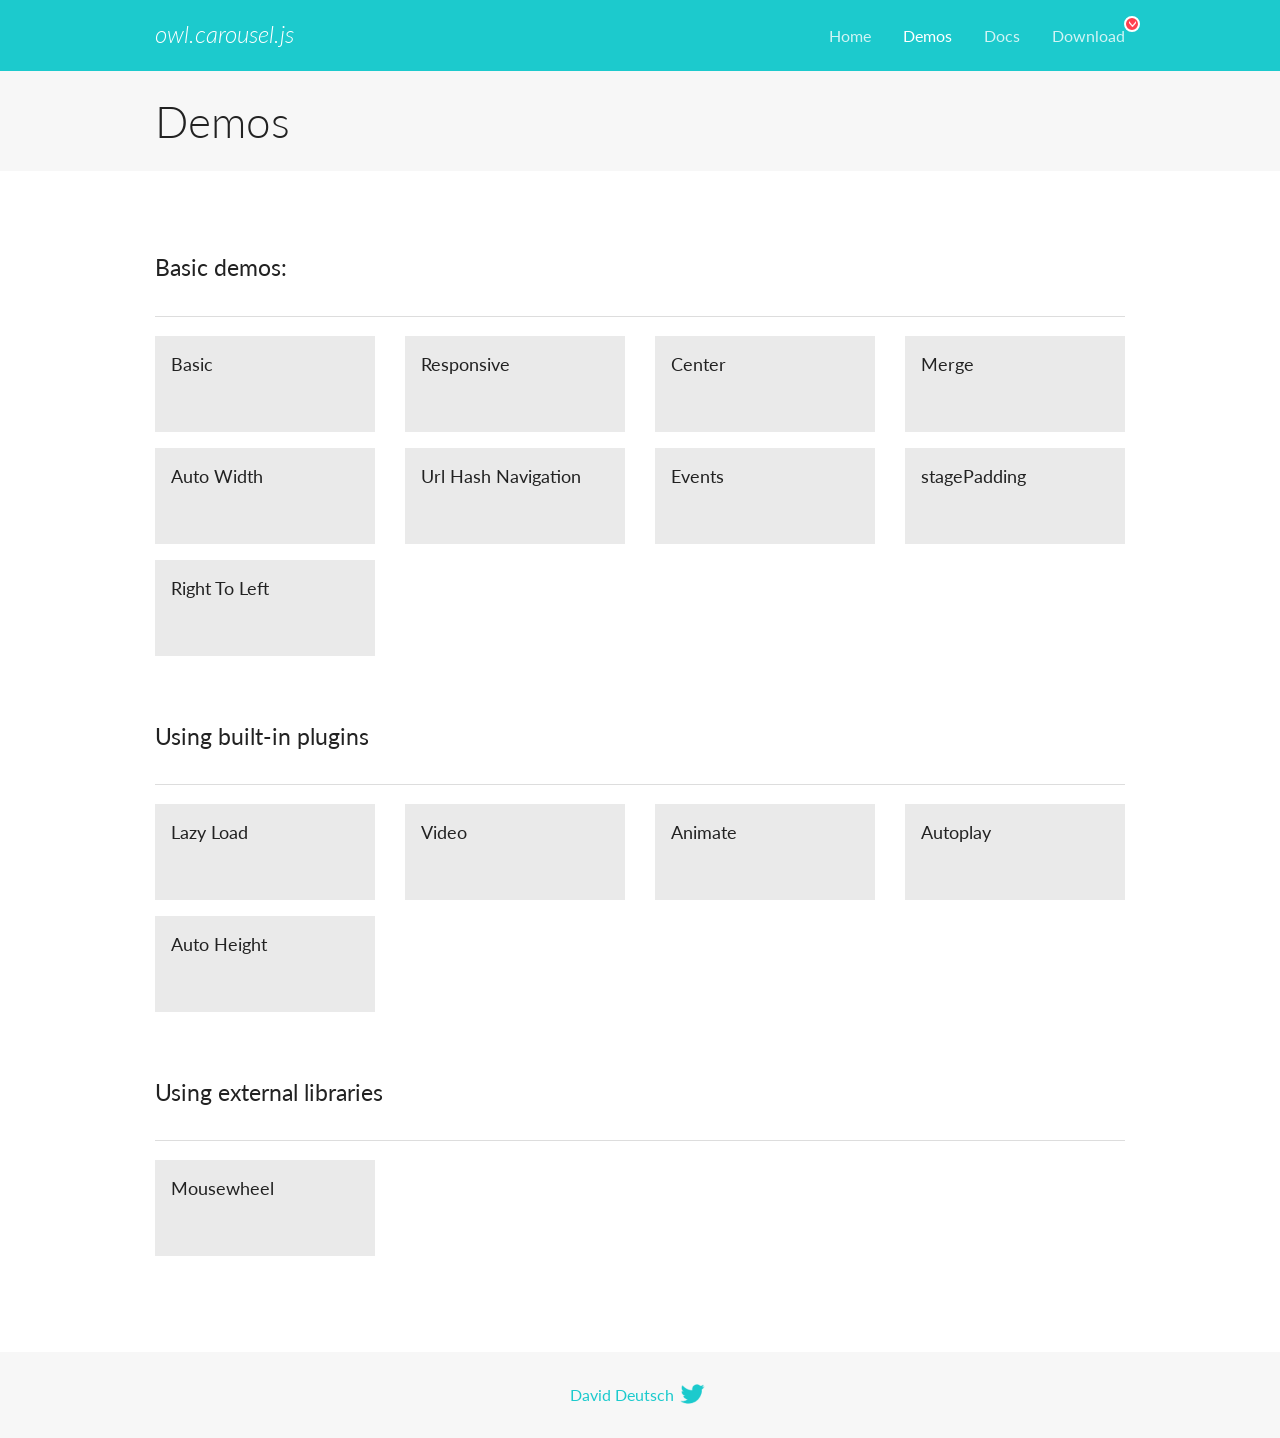
<file: netflix/OwlCarousel2-2.3.4/docs/demos/demos.html>
<!DOCTYPE html>
<html lang="en">
  <head>

    <!-- head -->
    <meta charset="utf-8">
    <meta name="msapplication-tap-highlight" content="no" />
    <meta name="viewport" content="width=device-width, initial-scale=1.0" />
    <meta name="description" content="A list of Owl Carousel examples.">
    <meta name="author" content="David Deutsch">
    <title>
      Demos | Owl Carousel | 2.3.4
    </title>

    <!-- Stylesheets -->
    <link href='https://fonts.googleapis.com/css?family=Lato:300,400,700,400italic,300italic' rel='stylesheet' type='text/css'>
    <link rel="stylesheet" href="../assets/css/docs.theme.min.css">

    <!-- Owl Stylesheets -->
    <link rel="stylesheet" href="../assets/owlcarousel/assets/owl.carousel.min.css">
    <link rel="stylesheet" href="../assets/owlcarousel/assets/owl.theme.default.min.css">

    <!-- HTML5 shim and Respond.js IE8 support of HTML5 elements and media queries -->

    <!--[if lt IE 9]>
      <script src="https://oss.maxcdn.com/libs/html5shiv/3.7.0/html5shiv.js"></script>
      <script src="https://oss.maxcdn.com/libs/respond.js/1.3.0/respond.min.js"></script>
    <![endif]-->

    <!-- Favicons -->
    <link rel="apple-touch-icon-precomposed" sizes="144x144" href="../assets/ico/apple-touch-icon-144-precomposed.png">
    <link rel="shortcut icon" href="../assets/ico/favicon.png">
    <link rel="shortcut icon" href="favicon.ico">

    <!-- Yeah i know js should not be in header. Its required for demos.-->

    <!-- javascript -->
    <script src="../assets/vendors/jquery.min.js"></script>
    <script src="../assets/owlcarousel/owl.carousel.js"></script>
  </head>
  <body>

    <!-- header -->
    <header class="header">
      <div class="row">
        <div class="large-12 columns">
          <div class="brand left">
            <h3>
              <a href="/OwlCarousel2/">owl.carousel.js</a> 
            </h3>
          </div>
          <a id="toggle-nav" class="right">
            <span></span> <span></span> <span></span> 
          </a> 
          <div class="nav-bar">
            <ul class="clearfix">
              <li> <a href="/OwlCarousel2/index.html">Home</a>  </li>
              <li class="active">
                <a href="/OwlCarousel2/demos/demos.html">Demos</a> 
              </li>
              <li> <a href="/OwlCarousel2/docs/started-welcome.html">Docs</a>  </li>
              <li>
                <a href="https://github.com/OwlCarousel2/OwlCarousel2/archive/2.3.4.zip">Download</a> 
                <span class="download"></span> 
              </li>
            </ul>
          </div>
        </div>
      </div>
    </header>

    <!-- title -->
    <section class="title">
      <div class="row">
        <div class="large-12 columns">
          <h1>Demos</h1>
        </div>
      </div>
    </section>

    <!--  Demos -->
    <section id="demos">
      <div class="row">
        <div class="large-12 columns">
          <h4 id="basic-demos-">Basic demos:</h4>
          <hr>
          <div class="demo-list">
            <div class="row">
              <div class="small-6 medium-4 large-3 columns">
                <a href="basic.html" class="demo-block">
                  <h5>Basic </h5>
                </a> 
              </div>
              <div class="small-6 medium-4 large-3 columns">
                <a href="responsive.html" class="demo-block">
                  <h5>Responsive </h5>
                </a> 
              </div>
              <div class="small-6 medium-4 large-3 columns">
                <a href="center.html" class="demo-block">
                  <h5>Center </h5>
                </a> 
              </div>
              <div class="small-6 medium-4 large-3 columns">
                <a href="merge.html" class="demo-block">
                  <h5>Merge </h5>
                </a> 
              </div>
              <div class="small-6 medium-4 large-3 columns">
                <a href="autowidth.html" class="demo-block">
                  <h5>Auto Width </h5>
                </a> 
              </div>
              <div class="small-6 medium-4 large-3 columns">
                <a href="urlhashnav.html" class="demo-block">
                  <h5>Url Hash Navigation </h5>
                </a> 
              </div>
              <div class="small-6 medium-4 large-3 columns">
                <a href="events.html" class="demo-block">
                  <h5>Events </h5>
                </a> 
              </div>
              <div class="small-6 medium-4 large-3 columns">
                <a href="stagepadding.html" class="demo-block">
                  <h5>stagePadding </h5>
                </a> 
              </div>
              <div class="small-6 medium-4 large-3 columns">
                <a href="rtl.html" class="demo-block">
                  <h5>Right To Left </h5>
                </a> 
              </div>
            </div>
          </div>
          <h4 id="using-built-in-plugins">Using built-in plugins</h4>
          <hr>
          <div class="demo-list">
            <div class="row">
              <div class="small-6 medium-4 large-3 columns">
                <a href="lazyLoad.html" class="demo-block">
                  <h5>Lazy Load </h5>
                </a> 
              </div>
              <div class="small-6 medium-4 large-3 columns">
                <a href="video.html" class="demo-block">
                  <h5>Video </h5>
                </a> 
              </div>
              <div class="small-6 medium-4 large-3 columns">
                <a href="animate.html" class="demo-block">
                  <h5>Animate </h5>
                </a> 
              </div>
              <div class="small-6 medium-4 large-3 columns">
                <a href="autoplay.html" class="demo-block">
                  <h5>Autoplay </h5>
                </a> 
              </div>
              <div class="small-6 medium-4 large-3 columns">
                <a href="autoheight.html" class="demo-block">
                  <h5>Auto Height </h5>
                </a> 
              </div>
            </div>
          </div>
          <h4 id="using-external-libraries">Using external libraries</h4>
          <hr>
          <div class="demo-list">
            <div class="row">
              <div class="small-6 medium-4 large-3 columns">
                <a href="mousewheel.html" class="demo-block">
                  <h5>Mousewheel </h5>
                </a> 
              </div>
            </div>
          </div>
        </div>
      </div>
    </section>

    <!-- footer -->
    <footer class="footer">
      <div class="row">
        <div class="large-12 columns">
          <h5>
            <a href="/OwlCarousel2/docs/support-contact.html">David Deutsch</a> 
            <a id="custom-tweet-button" href="https://twitter.com/share?url=https://github.com/OwlCarousel2/OwlCarousel2&text=Owl Carousel - This is so awesome! " target="_blank"></a> 
          </h5>
        </div>
      </div>
    </footer>

    <!-- vendors -->
    <script src="../assets/vendors/highlight.js"></script>
    <script src="../assets/js/app.js"></script>
  </body>
</html>
</file>
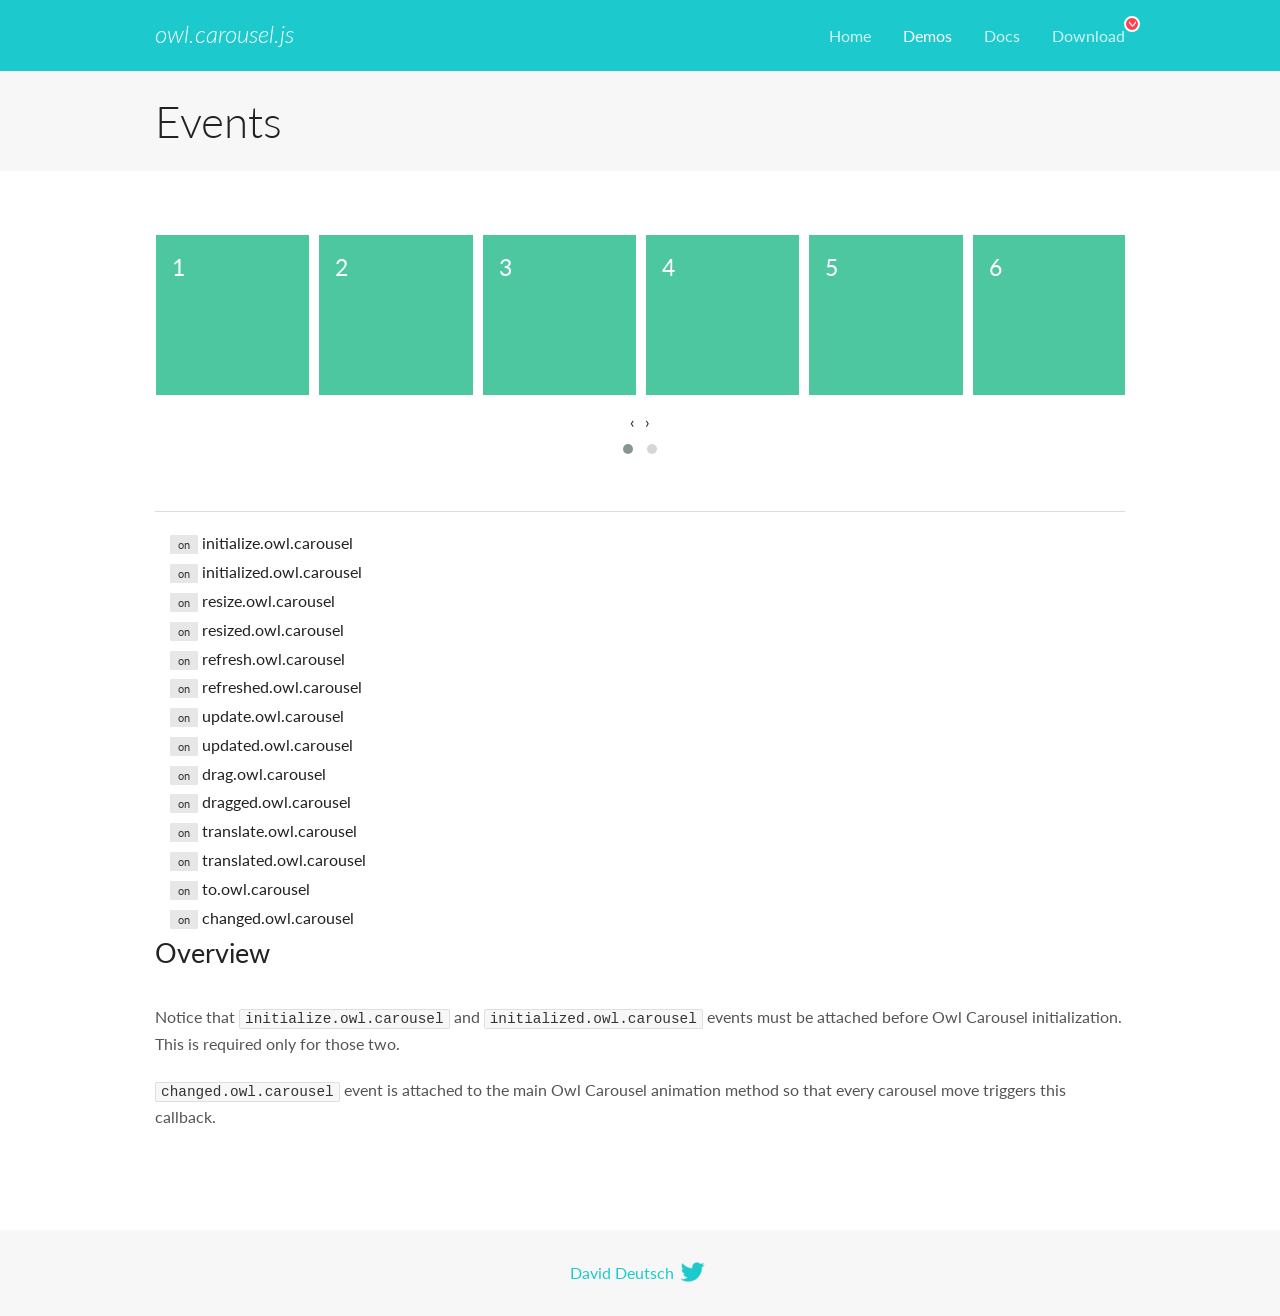
<file: netflix/OwlCarousel2-2.3.4/docs/demos/events.html>
<!DOCTYPE html>
<html lang="en">
  <head>

    <!-- head -->
    <meta charset="utf-8">
    <meta name="msapplication-tap-highlight" content="no" />
    <meta name="viewport" content="width=device-width, initial-scale=1.0" />
    <meta name="description" content="Events usage demo">
    <meta name="author" content="David Deutsch">
    <title>
      Events Demo | Owl Carousel | 2.3.4
    </title>

    <!-- Stylesheets -->
    <link href='https://fonts.googleapis.com/css?family=Lato:300,400,700,400italic,300italic' rel='stylesheet' type='text/css'>
    <link rel="stylesheet" href="../assets/css/docs.theme.min.css">

    <!-- Owl Stylesheets -->
    <link rel="stylesheet" href="../assets/owlcarousel/assets/owl.carousel.min.css">
    <link rel="stylesheet" href="../assets/owlcarousel/assets/owl.theme.default.min.css">

    <!-- HTML5 shim and Respond.js IE8 support of HTML5 elements and media queries -->

    <!--[if lt IE 9]>
      <script src="https://oss.maxcdn.com/libs/html5shiv/3.7.0/html5shiv.js"></script>
      <script src="https://oss.maxcdn.com/libs/respond.js/1.3.0/respond.min.js"></script>
    <![endif]-->

    <!-- Favicons -->
    <link rel="apple-touch-icon-precomposed" sizes="144x144" href="../assets/ico/apple-touch-icon-144-precomposed.png">
    <link rel="shortcut icon" href="../assets/ico/favicon.png">
    <link rel="shortcut icon" href="favicon.ico">

    <!-- Yeah i know js should not be in header. Its required for demos.-->

    <!-- javascript -->
    <script src="../assets/vendors/jquery.min.js"></script>
    <script src="../assets/owlcarousel/owl.carousel.js"></script>
  </head>
  <body>

    <!-- header -->
    <header class="header">
      <div class="row">
        <div class="large-12 columns">
          <div class="brand left">
            <h3>
              <a href="/OwlCarousel2/">owl.carousel.js</a> 
            </h3>
          </div>
          <a id="toggle-nav" class="right">
            <span></span> <span></span> <span></span> 
          </a> 
          <div class="nav-bar">
            <ul class="clearfix">
              <li> <a href="/OwlCarousel2/index.html">Home</a>  </li>
              <li class="active">
                <a href="/OwlCarousel2/demos/demos.html">Demos</a> 
              </li>
              <li> <a href="/OwlCarousel2/docs/started-welcome.html">Docs</a>  </li>
              <li>
                <a href="https://github.com/OwlCarousel2/OwlCarousel2/archive/2.3.4.zip">Download</a> 
                <span class="download"></span> 
              </li>
            </ul>
          </div>
        </div>
      </div>
    </header>

    <!-- title -->
    <section class="title">
      <div class="row">
        <div class="large-12 columns">
          <h1>Events</h1>
        </div>
      </div>
    </section>

    <!--  Demos -->
    <section id="demos">
      <div class="row">
        <div class="large-12 columns">
          <div class="owl-carousel owl-theme">
            <div class="item">
              <h4>1</h4>
            </div>
            <div class="item">
              <h4>2</h4>
            </div>
            <div class="item">
              <h4>3</h4>
            </div>
            <div class="item">
              <h4>4</h4>
            </div>
            <div class="item">
              <h4>5</h4>
            </div>
            <div class="item">
              <h4>6</h4>
            </div>
            <div class="item">
              <h4>7</h4>
            </div>
            <div class="item">
              <h4>8</h4>
            </div>
            <div class="item">
              <h4>9</h4>
            </div>
            <div class="item">
              <h4>10</h4>
            </div>
            <div class="item">
              <h4>11</h4>
            </div>
            <div class="item">
              <h4>12</h4>
            </div>
          </div>
          <hr>
          <div class="large-12 columns callbacks">
            <div><span class="label secondary initialize">on</span>  initialize.owl.carousel </div>
            <div><span class="label secondary initialized">on</span>  initialized.owl.carousel </div>
            <div><span class="label secondary resize">on</span>  resize.owl.carousel </div>
            <div><span class="label secondary resized">on</span>  resized.owl.carousel </div>
            <div><span class="label secondary refresh">on</span>  refresh.owl.carousel </div>
            <div><span class="label secondary refreshed">on</span>  refreshed.owl.carousel </div>
            <div><span class="label secondary update">on</span>  update.owl.carousel </div>
            <div><span class="label secondary updated">on</span>  updated.owl.carousel </div>
            <div><span class="label secondary drag">on</span>  drag.owl.carousel </div>
            <div><span class="label secondary dragged">on</span>  dragged.owl.carousel </div>
            <div><span class="label secondary translate">on</span>  translate.owl.carousel </div>
            <div><span class="label secondary translated">on</span>  translated.owl.carousel </div>
            <div><span class="label secondary to">on</span>  to.owl.carousel </div>
            <div><span class="label secondary changed">on</span>  changed.owl.carousel </div>
          </div>
          <h3 id="overview">Overview</h3>
          <p>Notice that <code>initialize.owl.carousel</code> and <code>initialized.owl.carousel</code> events must be attached before Owl Carousel initialization. This is required only for those two.</p>
          <p><code>changed.owl.carousel</code> event is attached to the main Owl Carousel animation method so that every carousel move triggers this callback.</p>
          <script>
            jQuery(document).ready(function($) {
              var owl = $('.owl-carousel');
              owl.on('initialize.owl.carousel initialized.owl.carousel ' +
                'initialize.owl.carousel initialize.owl.carousel ' +
                'resize.owl.carousel resized.owl.carousel ' +
                'refresh.owl.carousel refreshed.owl.carousel ' +
                'update.owl.carousel updated.owl.carousel ' +
                'drag.owl.carousel dragged.owl.carousel ' +
                'translate.owl.carousel translated.owl.carousel ' +
                'to.owl.carousel changed.owl.carousel',
                function(e) {
                  $('.' + e.type)
                    .removeClass('secondary')
                    .addClass('success');
                  window.setTimeout(function() {
                    $('.' + e.type)
                      .removeClass('success')
                      .addClass('secondary');
                  }, 500);
                });
              owl.owlCarousel({
                loop: true,
                nav: true,
                lazyLoad: true,
                margin: 10,
                video: true,
                responsive: {
                  0: {
                    items: 1
                  },
                  600: {
                    items: 3
                  },
                  960: {
                    items: 5,
                  },
                  1200: {
                    items: 6
                  }
                }
              });
            });
          </script>
        </div>
      </div>
    </section>

    <!-- footer -->
    <footer class="footer">
      <div class="row">
        <div class="large-12 columns">
          <h5>
            <a href="/OwlCarousel2/docs/support-contact.html">David Deutsch</a> 
            <a id="custom-tweet-button" href="https://twitter.com/share?url=https://github.com/OwlCarousel2/OwlCarousel2&text=Owl Carousel - This is so awesome! " target="_blank"></a> 
          </h5>
        </div>
      </div>
    </footer>

    <!-- vendors -->
    <script src="../assets/vendors/highlight.js"></script>
    <script src="../assets/js/app.js"></script>
  </body>
</html>
</file>
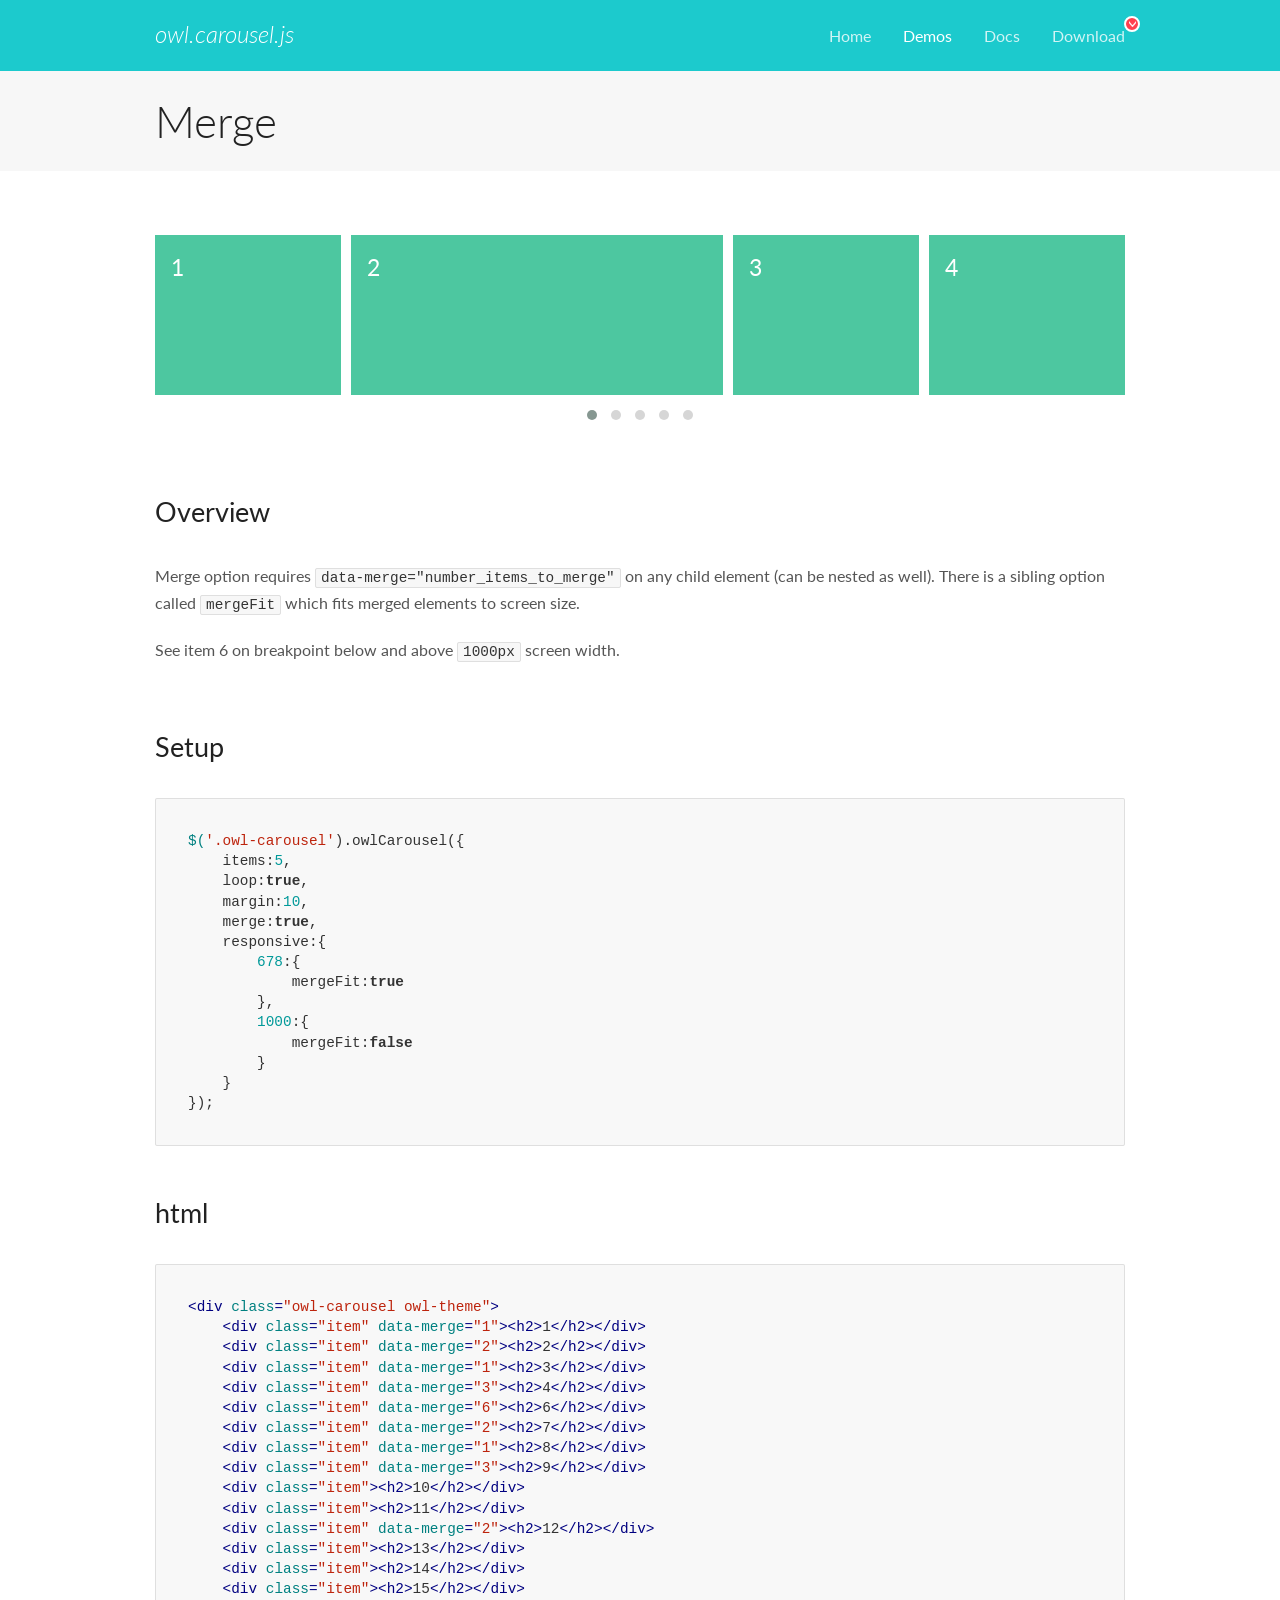
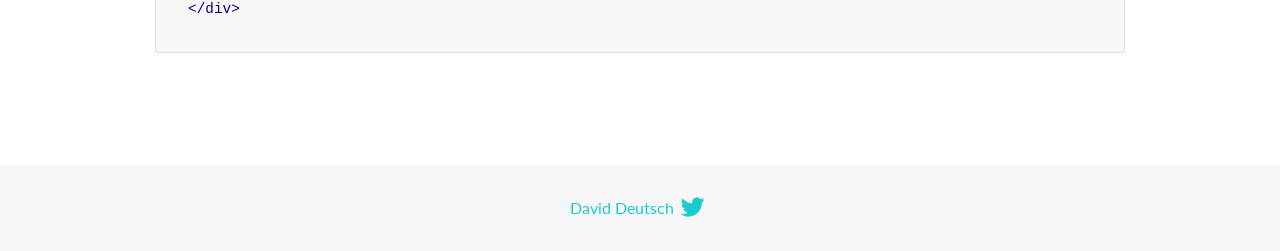
<file: netflix/OwlCarousel2-2.3.4/docs/demos/merge.html>
<!DOCTYPE html>
<html lang="en">
  <head>

    <!-- head -->
    <meta charset="utf-8">
    <meta name="msapplication-tap-highlight" content="no" />
    <meta name="viewport" content="width=device-width, initial-scale=1.0" />
    <meta name="description" content="Merge Items">
    <meta name="author" content="David Deutsch">
    <title>
      Merge Demo | Owl Carousel | 2.3.4
    </title>

    <!-- Stylesheets -->
    <link href='https://fonts.googleapis.com/css?family=Lato:300,400,700,400italic,300italic' rel='stylesheet' type='text/css'>
    <link rel="stylesheet" href="../assets/css/docs.theme.min.css">

    <!-- Owl Stylesheets -->
    <link rel="stylesheet" href="../assets/owlcarousel/assets/owl.carousel.min.css">
    <link rel="stylesheet" href="../assets/owlcarousel/assets/owl.theme.default.min.css">

    <!-- HTML5 shim and Respond.js IE8 support of HTML5 elements and media queries -->

    <!--[if lt IE 9]>
      <script src="https://oss.maxcdn.com/libs/html5shiv/3.7.0/html5shiv.js"></script>
      <script src="https://oss.maxcdn.com/libs/respond.js/1.3.0/respond.min.js"></script>
    <![endif]-->

    <!-- Favicons -->
    <link rel="apple-touch-icon-precomposed" sizes="144x144" href="../assets/ico/apple-touch-icon-144-precomposed.png">
    <link rel="shortcut icon" href="../assets/ico/favicon.png">
    <link rel="shortcut icon" href="favicon.ico">

    <!-- Yeah i know js should not be in header. Its required for demos.-->

    <!-- javascript -->
    <script src="../assets/vendors/jquery.min.js"></script>
    <script src="../assets/owlcarousel/owl.carousel.js"></script>
  </head>
  <body>

    <!-- header -->
    <header class="header">
      <div class="row">
        <div class="large-12 columns">
          <div class="brand left">
            <h3>
              <a href="/OwlCarousel2/">owl.carousel.js</a> 
            </h3>
          </div>
          <a id="toggle-nav" class="right">
            <span></span> <span></span> <span></span> 
          </a> 
          <div class="nav-bar">
            <ul class="clearfix">
              <li> <a href="/OwlCarousel2/index.html">Home</a>  </li>
              <li class="active">
                <a href="/OwlCarousel2/demos/demos.html">Demos</a> 
              </li>
              <li> <a href="/OwlCarousel2/docs/started-welcome.html">Docs</a>  </li>
              <li>
                <a href="https://github.com/OwlCarousel2/OwlCarousel2/archive/2.3.4.zip">Download</a> 
                <span class="download"></span> 
              </li>
            </ul>
          </div>
        </div>
      </div>
    </header>

    <!-- title -->
    <section class="title">
      <div class="row">
        <div class="large-12 columns">
          <h1>Merge</h1>
        </div>
      </div>
    </section>

    <!--  Demos -->
    <section id="demos">
      <div class="row">
        <div class="large-12 columns">
          <div class="owl-carousel owl-theme">
            <div class="item" data-merge="1">
              <h4>1</h4>
            </div>
            <div class="item" data-merge="2">
              <h4>2</h4>
            </div>
            <div class="item" data-merge="1">
              <h4>3</h4>
            </div>
            <div class="item" data-merge="3">
              <h4>4</h4>
            </div>
            <div class="item" data-merge="6">
              <h4>6</h4>
            </div>
            <div class="item" data-merge="2">
              <h4>7</h4>
            </div>
            <div class="item" data-merge="1">
              <h4>8</h4>
            </div>
            <div class="item" data-merge="3">
              <h4>9</h4>
            </div>
            <div class="item">
              <h4>10</h4>
            </div>
            <div class="item">
              <h4>11</h4>
            </div>
            <div class="item" data-merge="2">
              <h4>12</h4>
            </div>
            <div class="item">
              <h4>13</h4>
            </div>
            <div class="item">
              <h4>14</h4>
            </div>
            <div class="item">
              <h4>15</h4>
            </div>
          </div>
          <h3 id="overview">Overview</h3>
          <p>Merge option requires <code>data-merge=&quot;number_items_to_merge&quot;</code> on any child element (can be nested as well). There is a sibling option called <code>mergeFit</code> which fits merged elements to screen size. </p>
          <p>See item 6 on breakpoint below and above <code>1000px</code> screen width.</p>
          <h3 id="setup">Setup</h3>
          <pre><code>$(&#39;.owl-carousel&#39;).owlCarousel({
    items:5,
    loop:true,
    margin:10,
    merge:true,
    responsive:{
        678:{
            mergeFit:true
        },
        1000:{
            mergeFit:false
        }
    }
});</code></pre>
          <h3 id="html">html</h3>
          <pre><code>&lt;div class=&quot;owl-carousel owl-theme&quot;&gt;
    &lt;div class=&quot;item&quot; data-merge=&quot;1&quot;&gt;&lt;h2&gt;1&lt;/h2&gt;&lt;/div&gt;
    &lt;div class=&quot;item&quot; data-merge=&quot;2&quot;&gt;&lt;h2&gt;2&lt;/h2&gt;&lt;/div&gt;
    &lt;div class=&quot;item&quot; data-merge=&quot;1&quot;&gt;&lt;h2&gt;3&lt;/h2&gt;&lt;/div&gt;
    &lt;div class=&quot;item&quot; data-merge=&quot;3&quot;&gt;&lt;h2&gt;4&lt;/h2&gt;&lt;/div&gt;
    &lt;div class=&quot;item&quot; data-merge=&quot;6&quot;&gt;&lt;h2&gt;6&lt;/h2&gt;&lt;/div&gt;
    &lt;div class=&quot;item&quot; data-merge=&quot;2&quot;&gt;&lt;h2&gt;7&lt;/h2&gt;&lt;/div&gt;
    &lt;div class=&quot;item&quot; data-merge=&quot;1&quot;&gt;&lt;h2&gt;8&lt;/h2&gt;&lt;/div&gt;
    &lt;div class=&quot;item&quot; data-merge=&quot;3&quot;&gt;&lt;h2&gt;9&lt;/h2&gt;&lt;/div&gt;
    &lt;div class=&quot;item&quot;&gt;&lt;h2&gt;10&lt;/h2&gt;&lt;/div&gt;
    &lt;div class=&quot;item&quot;&gt;&lt;h2&gt;11&lt;/h2&gt;&lt;/div&gt;
    &lt;div class=&quot;item&quot; data-merge=&quot;2&quot;&gt;&lt;h2&gt;12&lt;/h2&gt;&lt;/div&gt;
    &lt;div class=&quot;item&quot;&gt;&lt;h2&gt;13&lt;/h2&gt;&lt;/div&gt;
    &lt;div class=&quot;item&quot;&gt;&lt;h2&gt;14&lt;/h2&gt;&lt;/div&gt;
    &lt;div class=&quot;item&quot;&gt;&lt;h2&gt;15&lt;/h2&gt;&lt;/div&gt;
&lt;/div&gt;</code></pre>
          <script>
            $(document).ready(function() {
              $('.owl-carousel').owlCarousel({
                items: 5,
                loop: true,
                margin: 10,
                merge: true,
                responsive: {
                  678: {
                    mergeFit: true
                  },
                  1000: {
                    mergeFit: false
                  }
                }
              });
            })
          </script>
        </div>
      </div>
    </section>

    <!-- footer -->
    <footer class="footer">
      <div class="row">
        <div class="large-12 columns">
          <h5>
            <a href="/OwlCarousel2/docs/support-contact.html">David Deutsch</a> 
            <a id="custom-tweet-button" href="https://twitter.com/share?url=https://github.com/OwlCarousel2/OwlCarousel2&text=Owl Carousel - This is so awesome! " target="_blank"></a> 
          </h5>
        </div>
      </div>
    </footer>

    <!-- vendors -->
    <script src="../assets/vendors/highlight.js"></script>
    <script src="../assets/js/app.js"></script>
  </body>
</html>
</file>
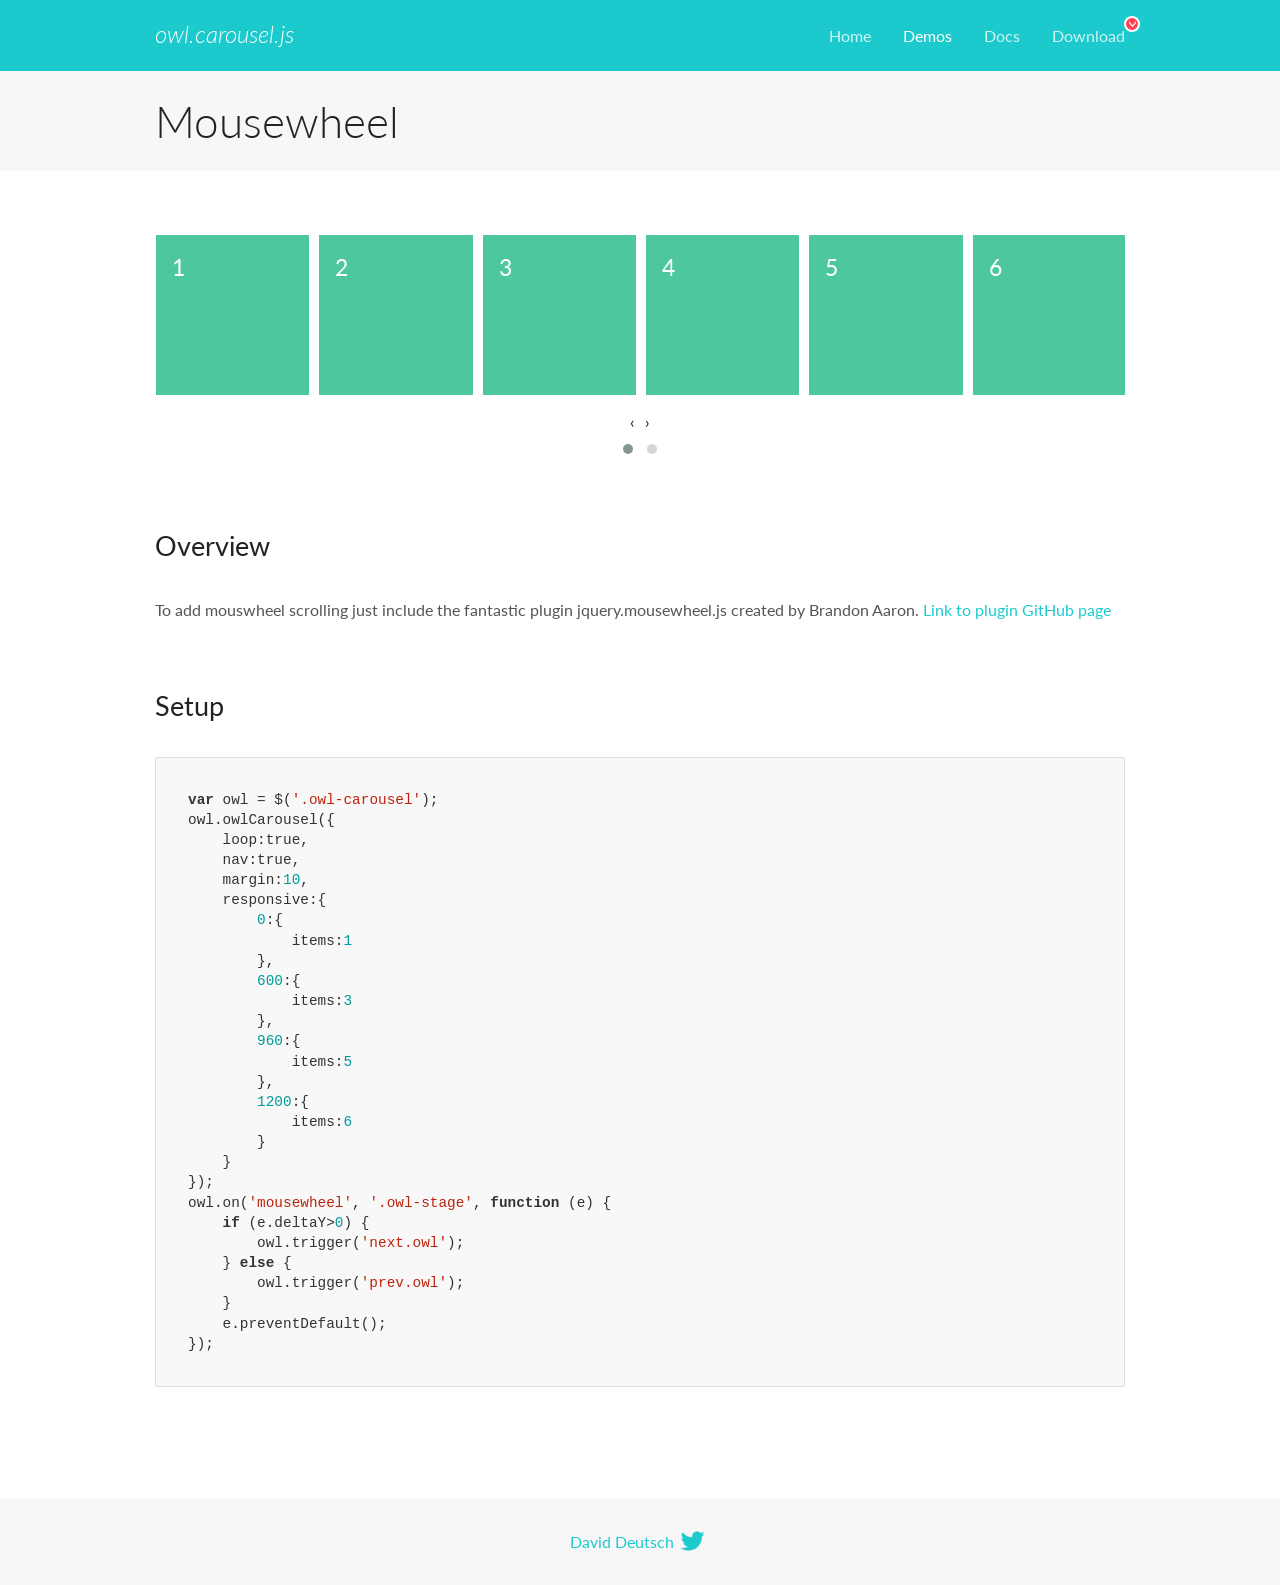
<file: netflix/OwlCarousel2-2.3.4/docs/demos/mousewheel.html>
<!DOCTYPE html>
<html lang="en">
  <head>

    <!-- head -->
    <meta charset="utf-8">
    <meta name="msapplication-tap-highlight" content="no" />
    <meta name="viewport" content="width=device-width, initial-scale=1.0" />
    <meta name="description" content="Mousewheel usage demo">
    <meta name="author" content="David Deutsch">
    <title>
      Mousewheel Demo | Owl Carousel | 2.3.4
    </title>

    <!-- Stylesheets -->
    <link href='https://fonts.googleapis.com/css?family=Lato:300,400,700,400italic,300italic' rel='stylesheet' type='text/css'>
    <link rel="stylesheet" href="../assets/css/docs.theme.min.css">

    <!-- Owl Stylesheets -->
    <link rel="stylesheet" href="../assets/owlcarousel/assets/owl.carousel.min.css">
    <link rel="stylesheet" href="../assets/owlcarousel/assets/owl.theme.default.min.css">

    <!-- HTML5 shim and Respond.js IE8 support of HTML5 elements and media queries -->

    <!--[if lt IE 9]>
      <script src="https://oss.maxcdn.com/libs/html5shiv/3.7.0/html5shiv.js"></script>
      <script src="https://oss.maxcdn.com/libs/respond.js/1.3.0/respond.min.js"></script>
    <![endif]-->

    <!-- Favicons -->
    <link rel="apple-touch-icon-precomposed" sizes="144x144" href="../assets/ico/apple-touch-icon-144-precomposed.png">
    <link rel="shortcut icon" href="../assets/ico/favicon.png">
    <link rel="shortcut icon" href="favicon.ico">

    <!-- Yeah i know js should not be in header. Its required for demos.-->

    <!-- javascript -->
    <script src="../assets/vendors/jquery.min.js"></script>
    <script src="../assets/owlcarousel/owl.carousel.js"></script>
  </head>
  <body>

    <!-- header -->
    <header class="header">
      <div class="row">
        <div class="large-12 columns">
          <div class="brand left">
            <h3>
              <a href="/OwlCarousel2/">owl.carousel.js</a> 
            </h3>
          </div>
          <a id="toggle-nav" class="right">
            <span></span> <span></span> <span></span> 
          </a> 
          <div class="nav-bar">
            <ul class="clearfix">
              <li> <a href="/OwlCarousel2/index.html">Home</a>  </li>
              <li class="active">
                <a href="/OwlCarousel2/demos/demos.html">Demos</a> 
              </li>
              <li> <a href="/OwlCarousel2/docs/started-welcome.html">Docs</a>  </li>
              <li>
                <a href="https://github.com/OwlCarousel2/OwlCarousel2/archive/2.3.4.zip">Download</a> 
                <span class="download"></span> 
              </li>
            </ul>
          </div>
        </div>
      </div>
    </header>

    <!-- title -->
    <section class="title">
      <div class="row">
        <div class="large-12 columns">
          <h1>Mousewheel</h1>
        </div>
      </div>
    </section>

    <!--  Demos -->
    <section id="demos">
      <div class="row">
        <div class="large-12 columns">
          <div class="owl-carousel owl-theme">
            <div class="item">
              <h4>1</h4>
            </div>
            <div class="item">
              <h4>2</h4>
            </div>
            <div class="item">
              <h4>3</h4>
            </div>
            <div class="item">
              <h4>4</h4>
            </div>
            <div class="item">
              <h4>5</h4>
            </div>
            <div class="item">
              <h4>6</h4>
            </div>
            <div class="item">
              <h4>7</h4>
            </div>
            <div class="item">
              <h4>8</h4>
            </div>
            <div class="item">
              <h4>9</h4>
            </div>
            <div class="item">
              <h4>10</h4>
            </div>
            <div class="item">
              <h4>11</h4>
            </div>
            <div class="item">
              <h4>12</h4>
            </div>
          </div>
          <h3 id="overview">Overview</h3>
          <p>To add mouswheel scrolling just include the fantastic plugin jquery.mousewheel.js created by Brandon Aaron.
            <a href="https://github.com/brandonaaron/jquery-mousewheel">Link to plugin GitHub page</a> 
          </p>
          <h3 id="setup">Setup</h3>
          <pre><code>var owl = $(&#39;.owl-carousel&#39;);
owl.owlCarousel({
    loop:true,
    nav:true,
    margin:10,
    responsive:{
        0:{
            items:1
        },
        600:{
            items:3
        },            
        960:{
            items:5
        },
        1200:{
            items:6
        }
    }
});
owl.on(&#39;mousewheel&#39;, &#39;.owl-stage&#39;, function (e) {
    if (e.deltaY&gt;0) {
        owl.trigger(&#39;next.owl&#39;);
    } else {
        owl.trigger(&#39;prev.owl&#39;);
    }
    e.preventDefault();
});</code></pre>
          <script src="../assets/vendors/jquery.mousewheel.min.js"></script>
          <script>
            $(document).ready(function() {
              var owl = $('.owl-carousel');
              owl.owlCarousel({
                loop: true,
                nav: true,
                margin: 10,
                responsive: {
                  0: {
                    items: 1
                  },
                  600: {
                    items: 3
                  },
                  960: {
                    items: 5
                  },
                  1200: {
                    items: 6
                  }
                }
              });
              owl.on('mousewheel', '.owl-stage', function(e) {
                if (e.deltaY > 0) {
                  owl.trigger('next.owl');
                } else {
                  owl.trigger('prev.owl');
                }
                e.preventDefault();
              });
            })
          </script>
        </div>
      </div>
    </section>

    <!-- footer -->
    <footer class="footer">
      <div class="row">
        <div class="large-12 columns">
          <h5>
            <a href="/OwlCarousel2/docs/support-contact.html">David Deutsch</a> 
            <a id="custom-tweet-button" href="https://twitter.com/share?url=https://github.com/OwlCarousel2/OwlCarousel2&text=Owl Carousel - This is so awesome! " target="_blank"></a> 
          </h5>
        </div>
      </div>
    </footer>

    <!-- vendors -->
    <script src="../assets/vendors/highlight.js"></script>
    <script src="../assets/js/app.js"></script>
  </body>
</html>
</file>
<file: recriando-jogo-dinossauro/dinogame/style.css>
body {
  background: #fafafa;
}

.dino {
  width: 60px;
  height: 60px;
  background-image: url(dino.png);
  position: absolute;
  bottom: 0;
}

.cactus {
  position: absolute;
  width: 60px;
  height: 60px;
  bottom: 0;
  background-image: url(cactus.png);
}

.game-over {
  text-align: center;
  color: #666666;
  margin-top: 50px;
  font-family: "Arial", Helvetica, sans-serif;
}

@keyframes slideright {
  from {
    background-position: 70000%;
  }
  to {
    background-position: 0;
  }
}

.background {
  position: absolute;
  bottom: 0;
  background-image: url(background.png);
  background-repeat: repeat-x;
  animation: slideright 600s infinite linear;
  width: 100%;
  height: 200px;
}
</file>
